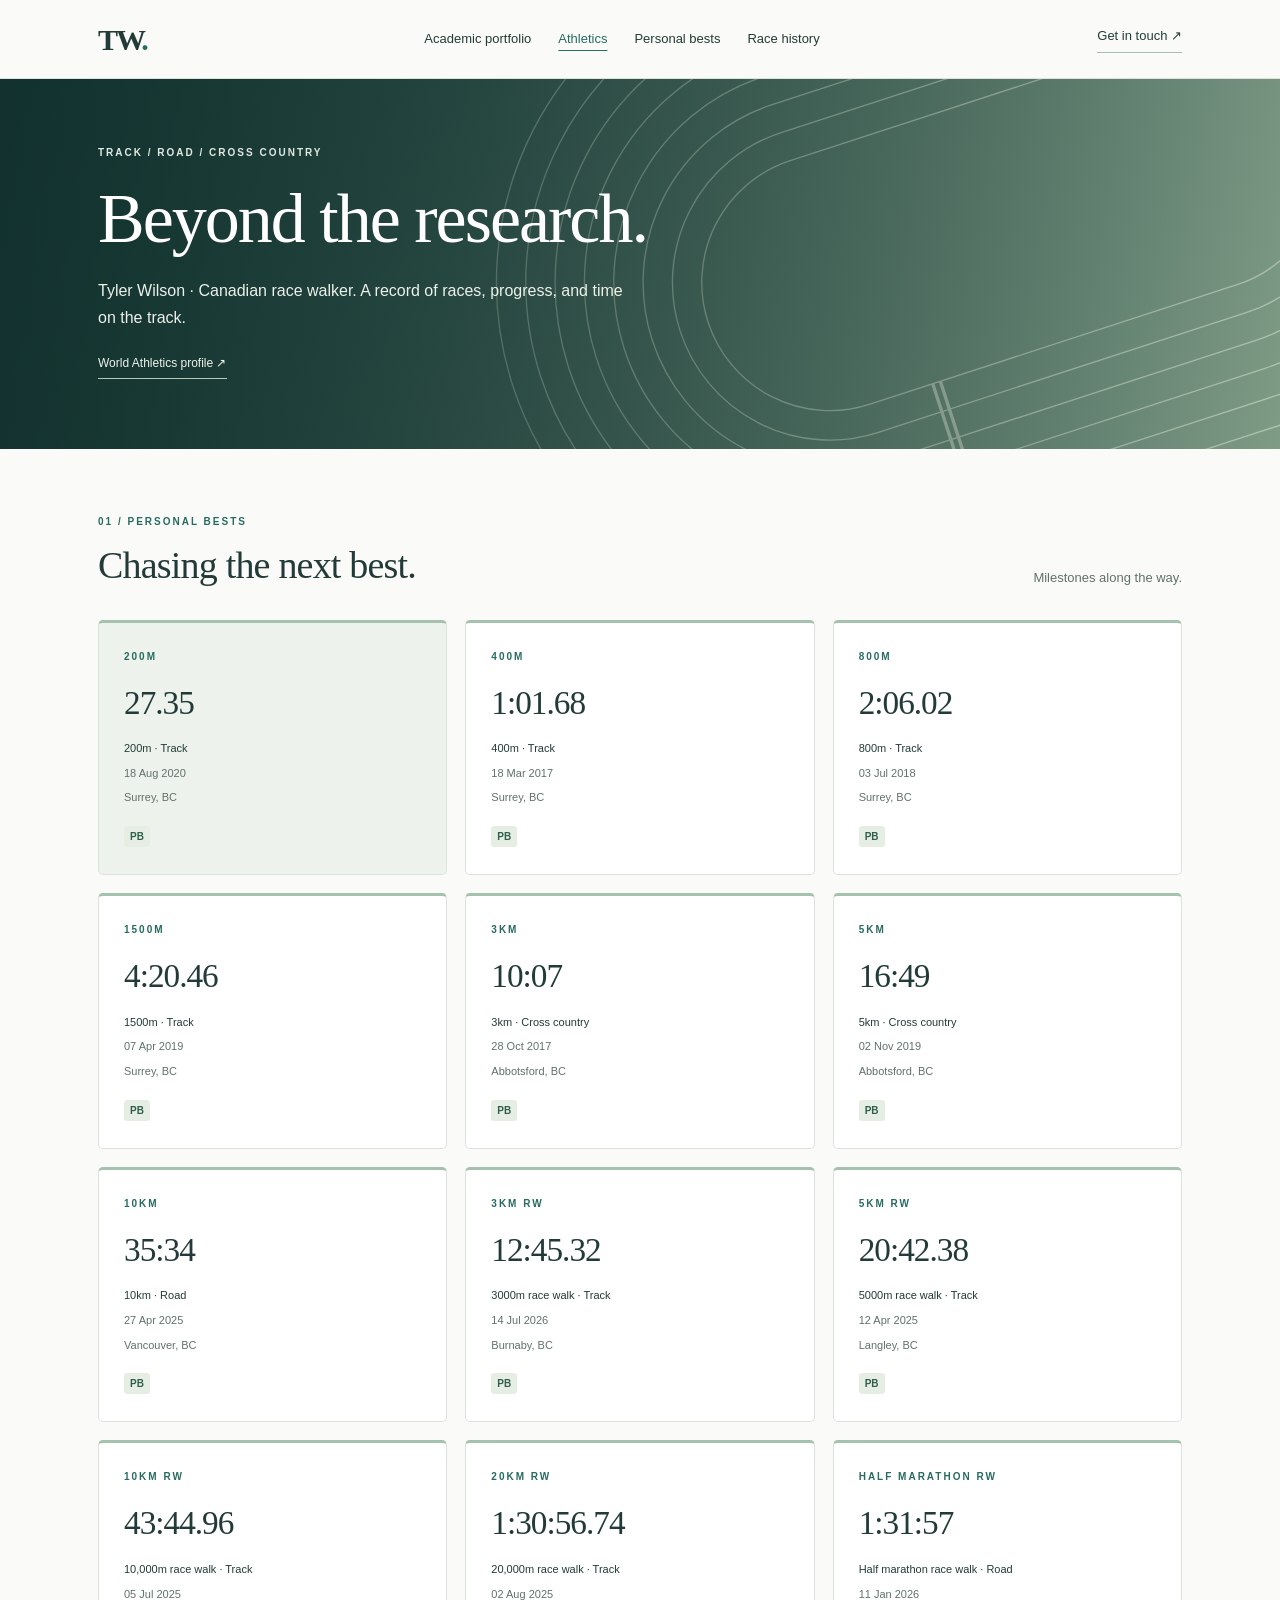
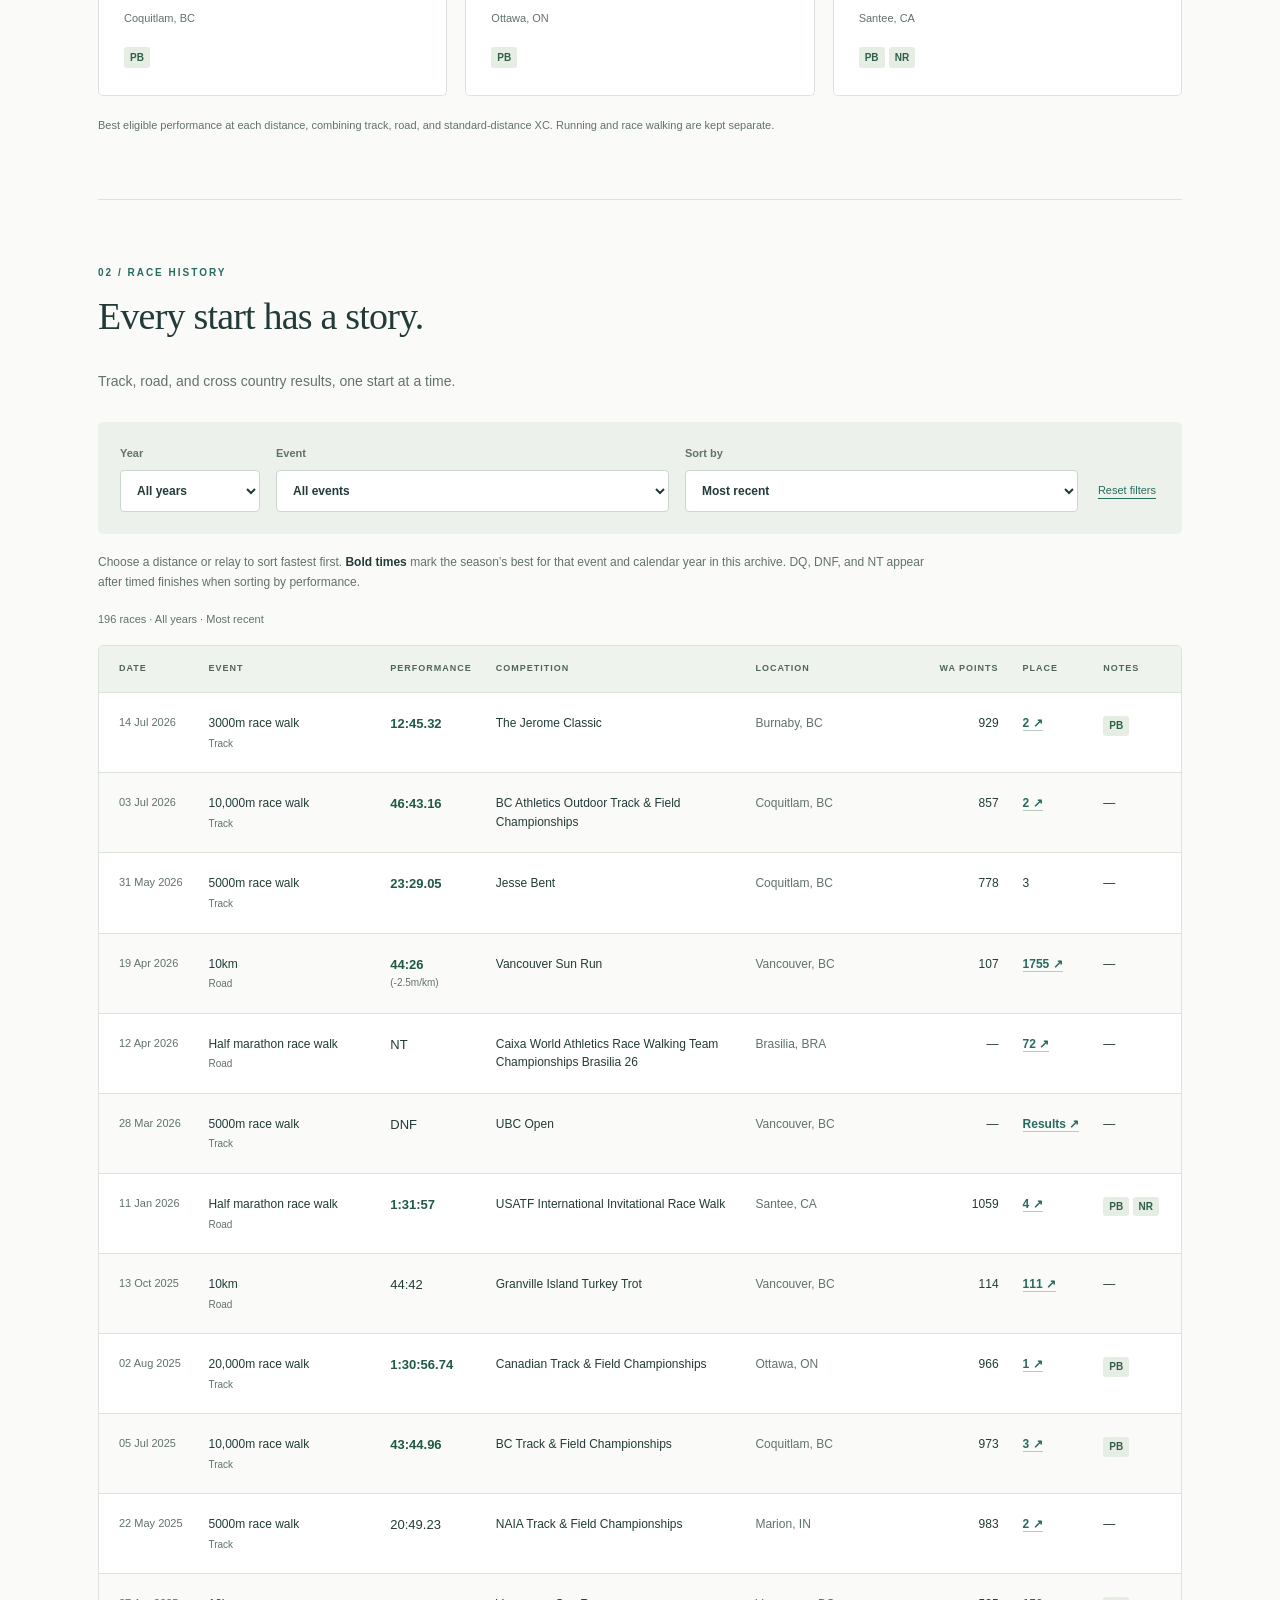
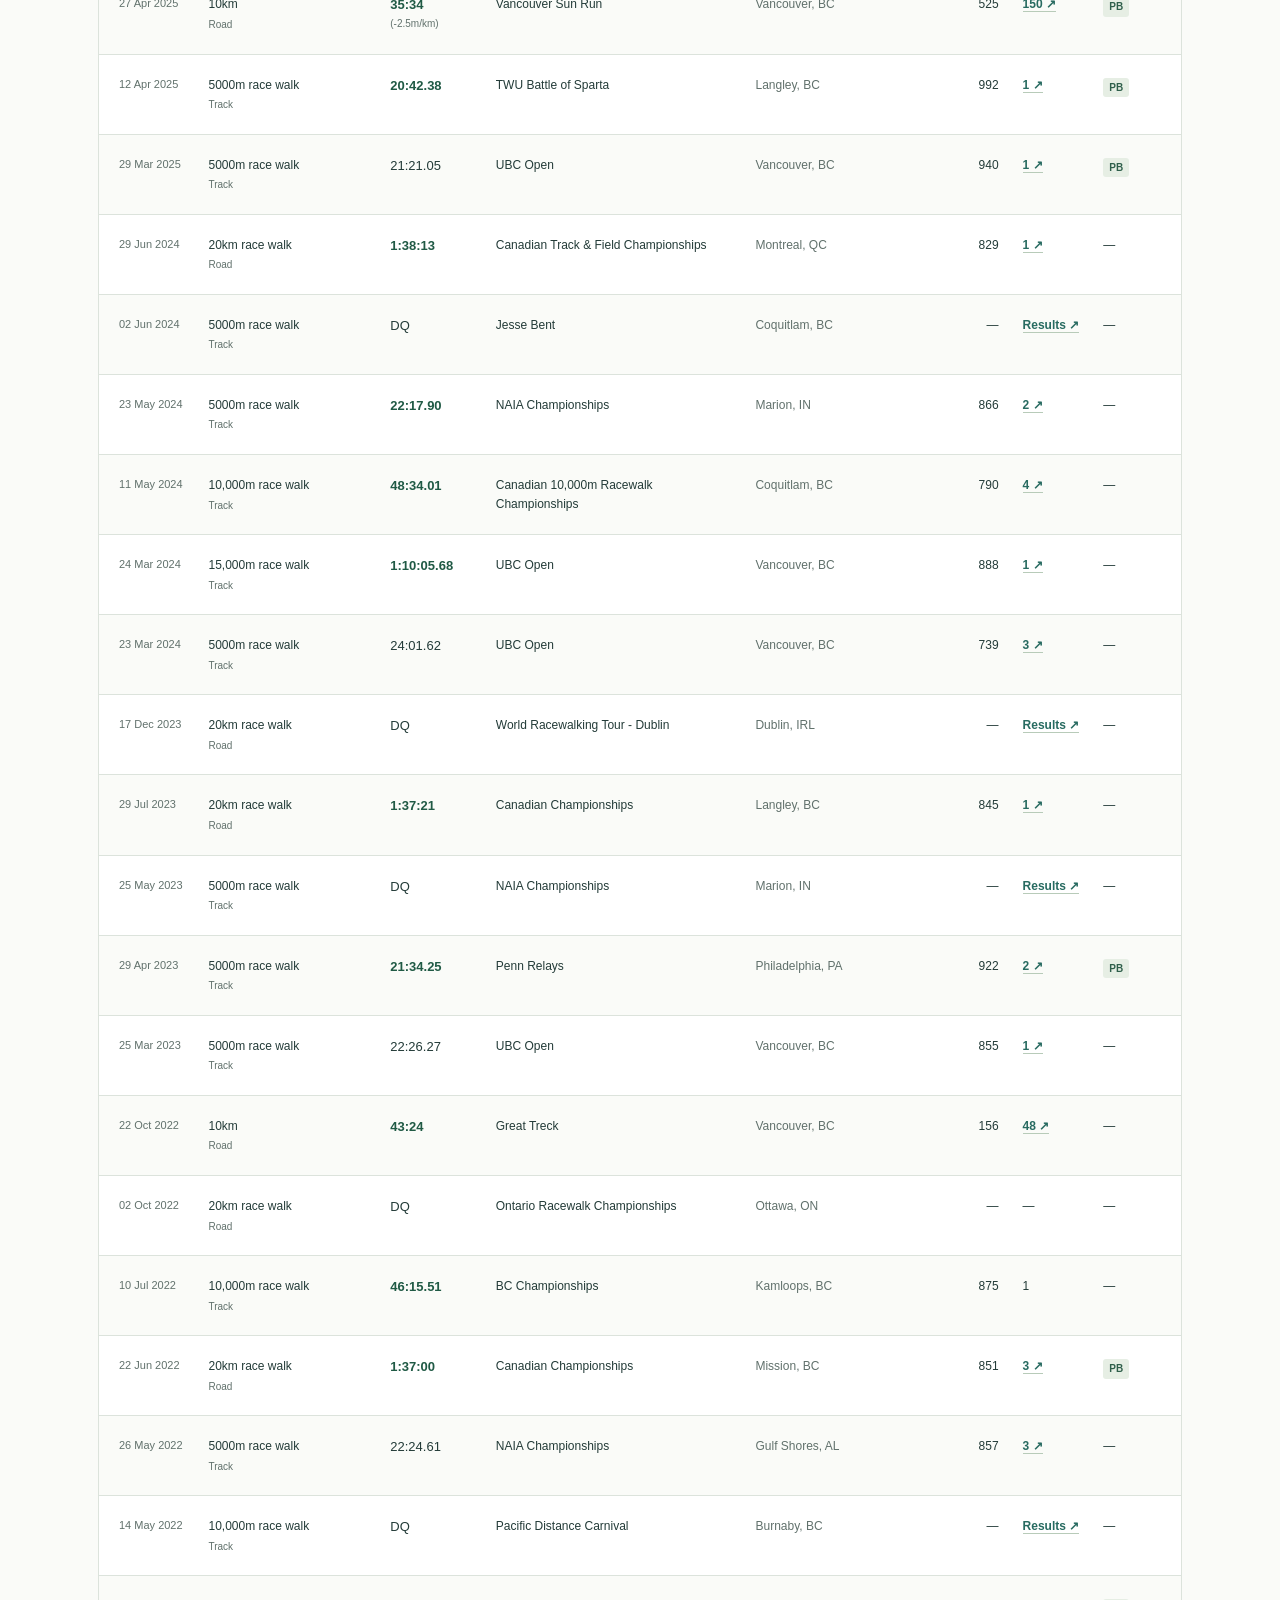
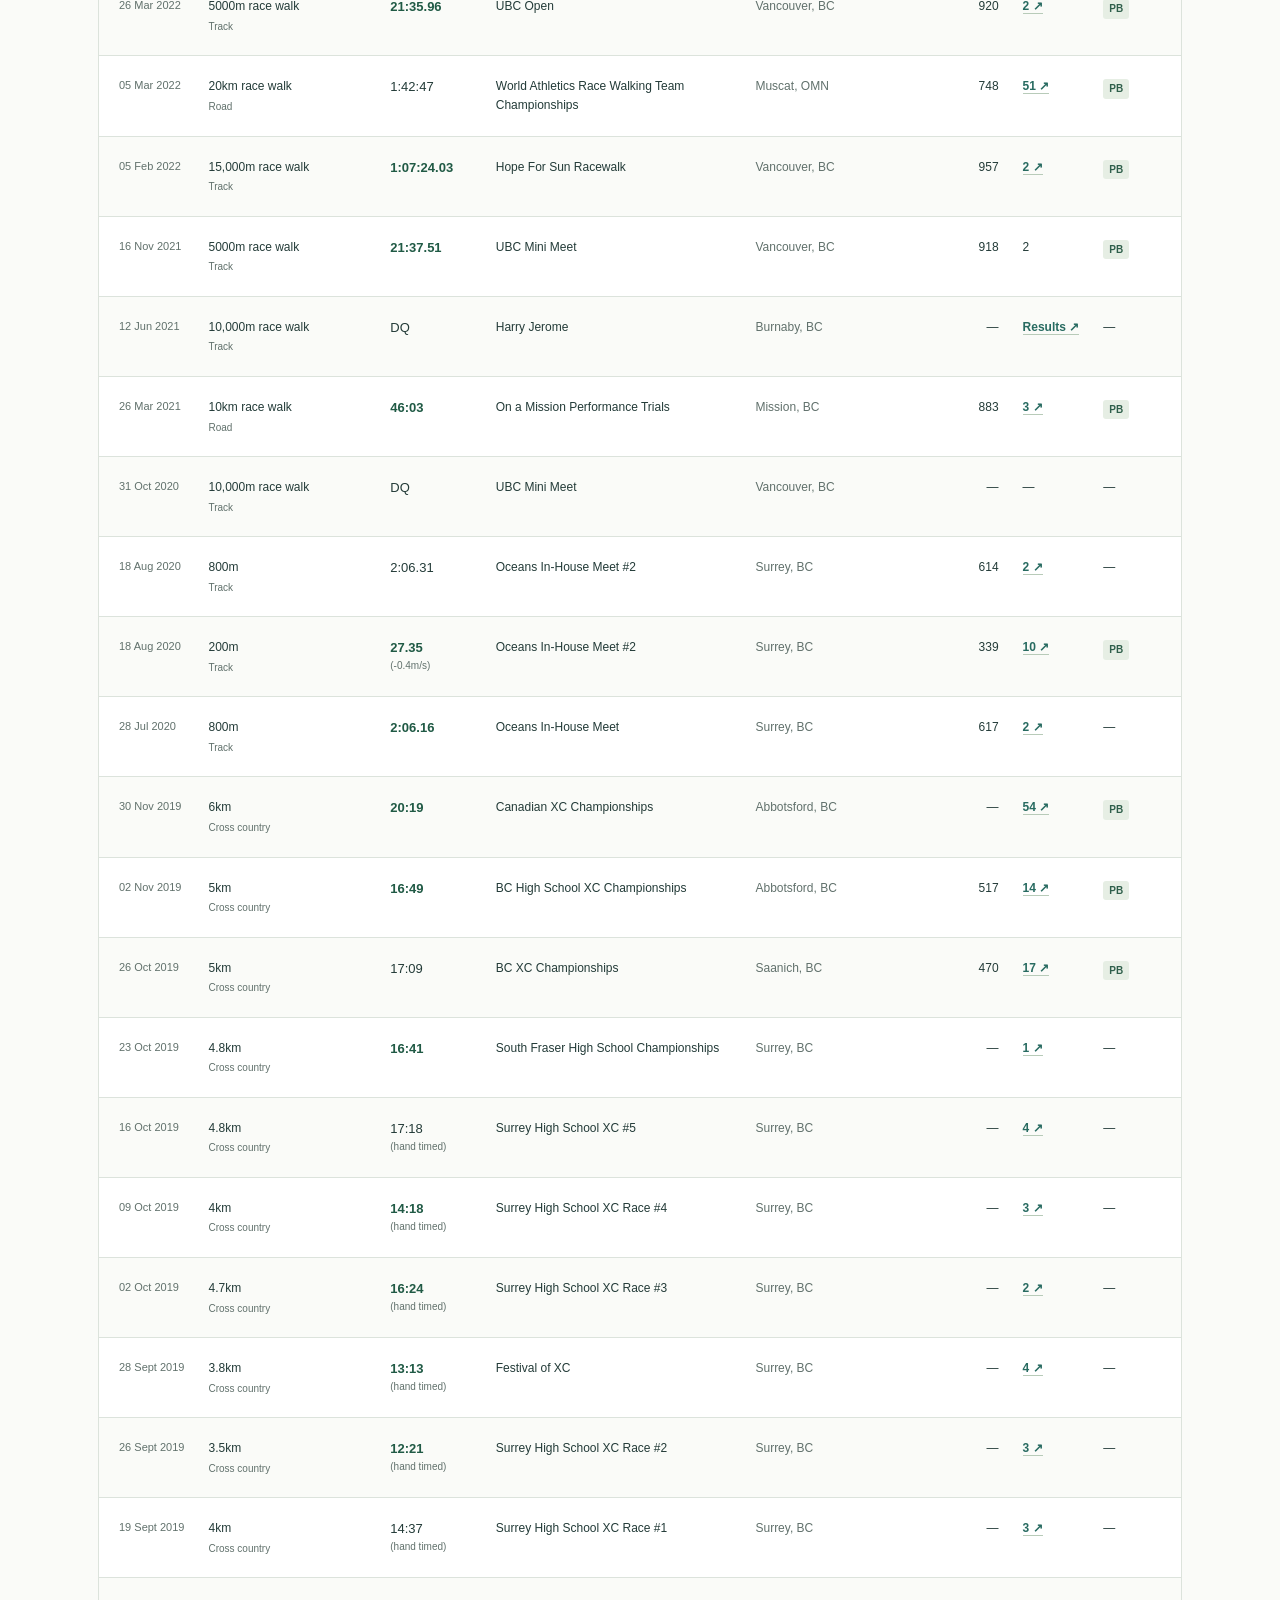
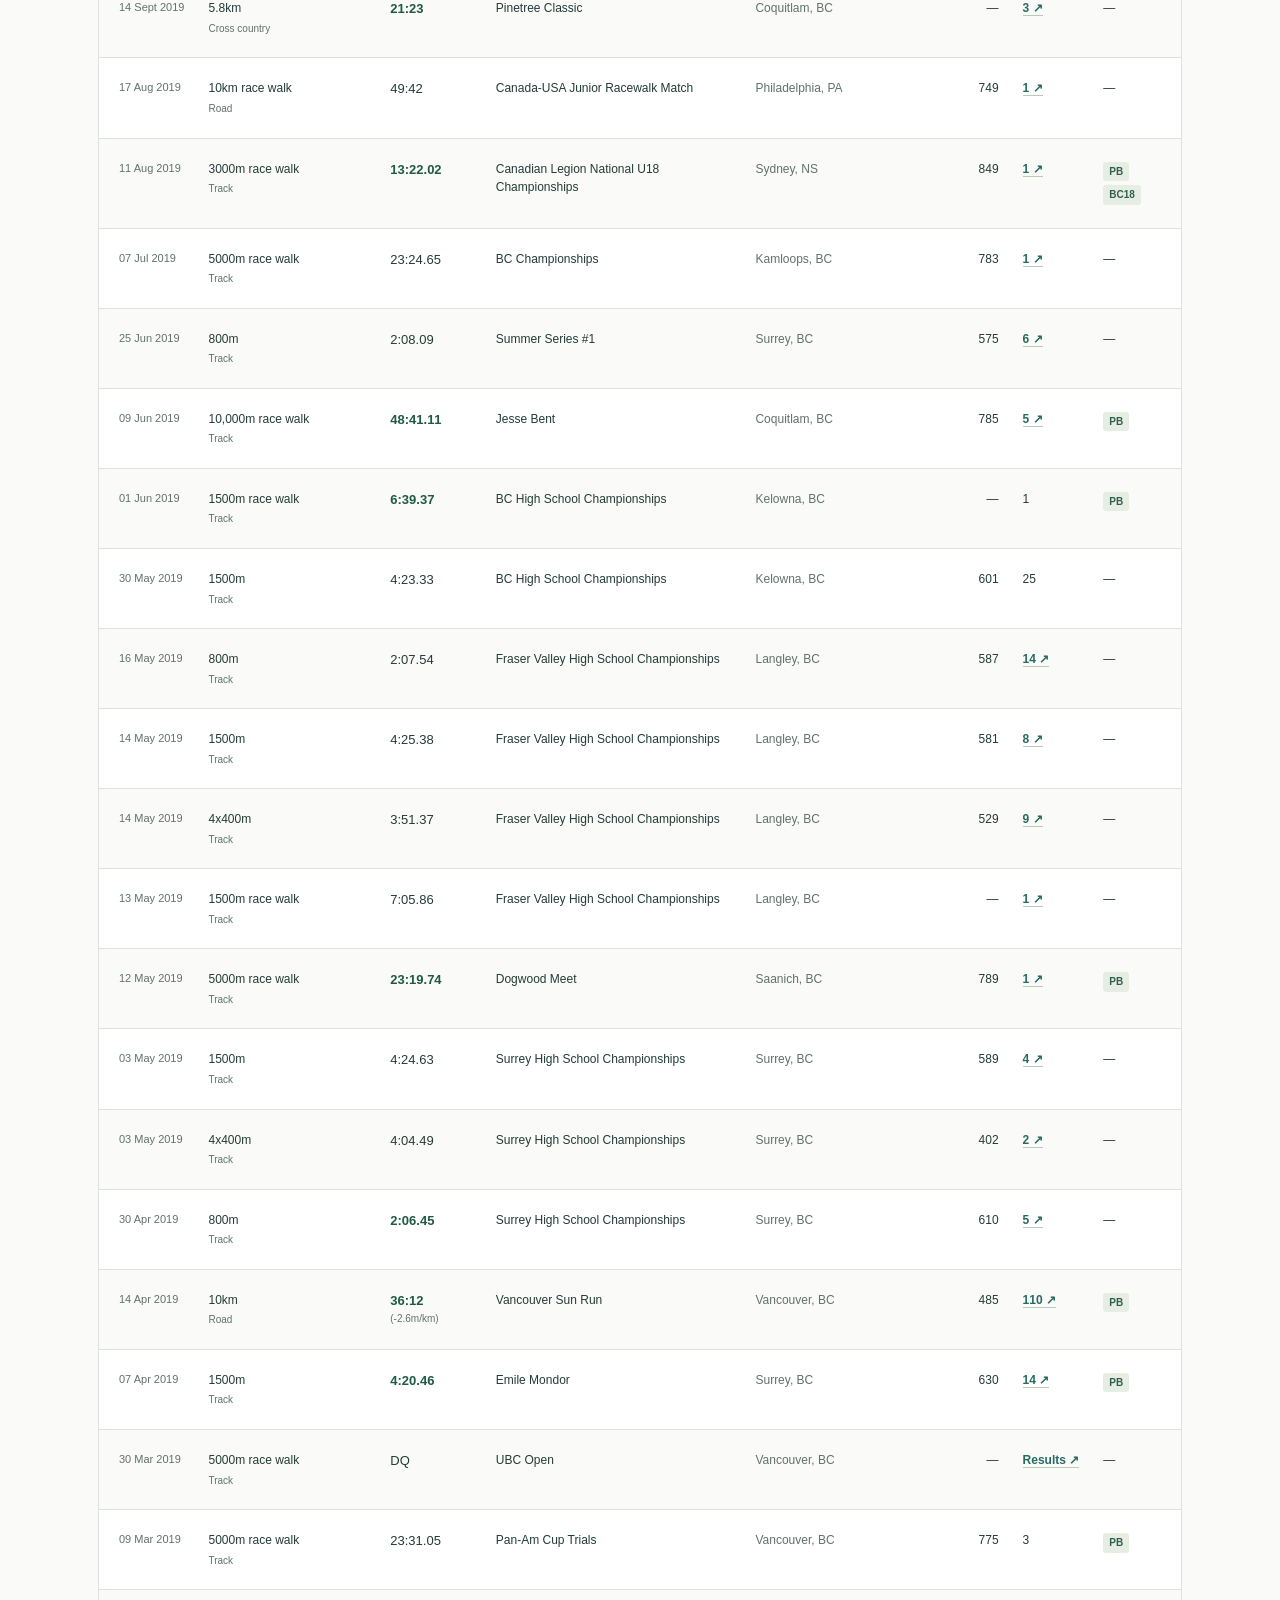
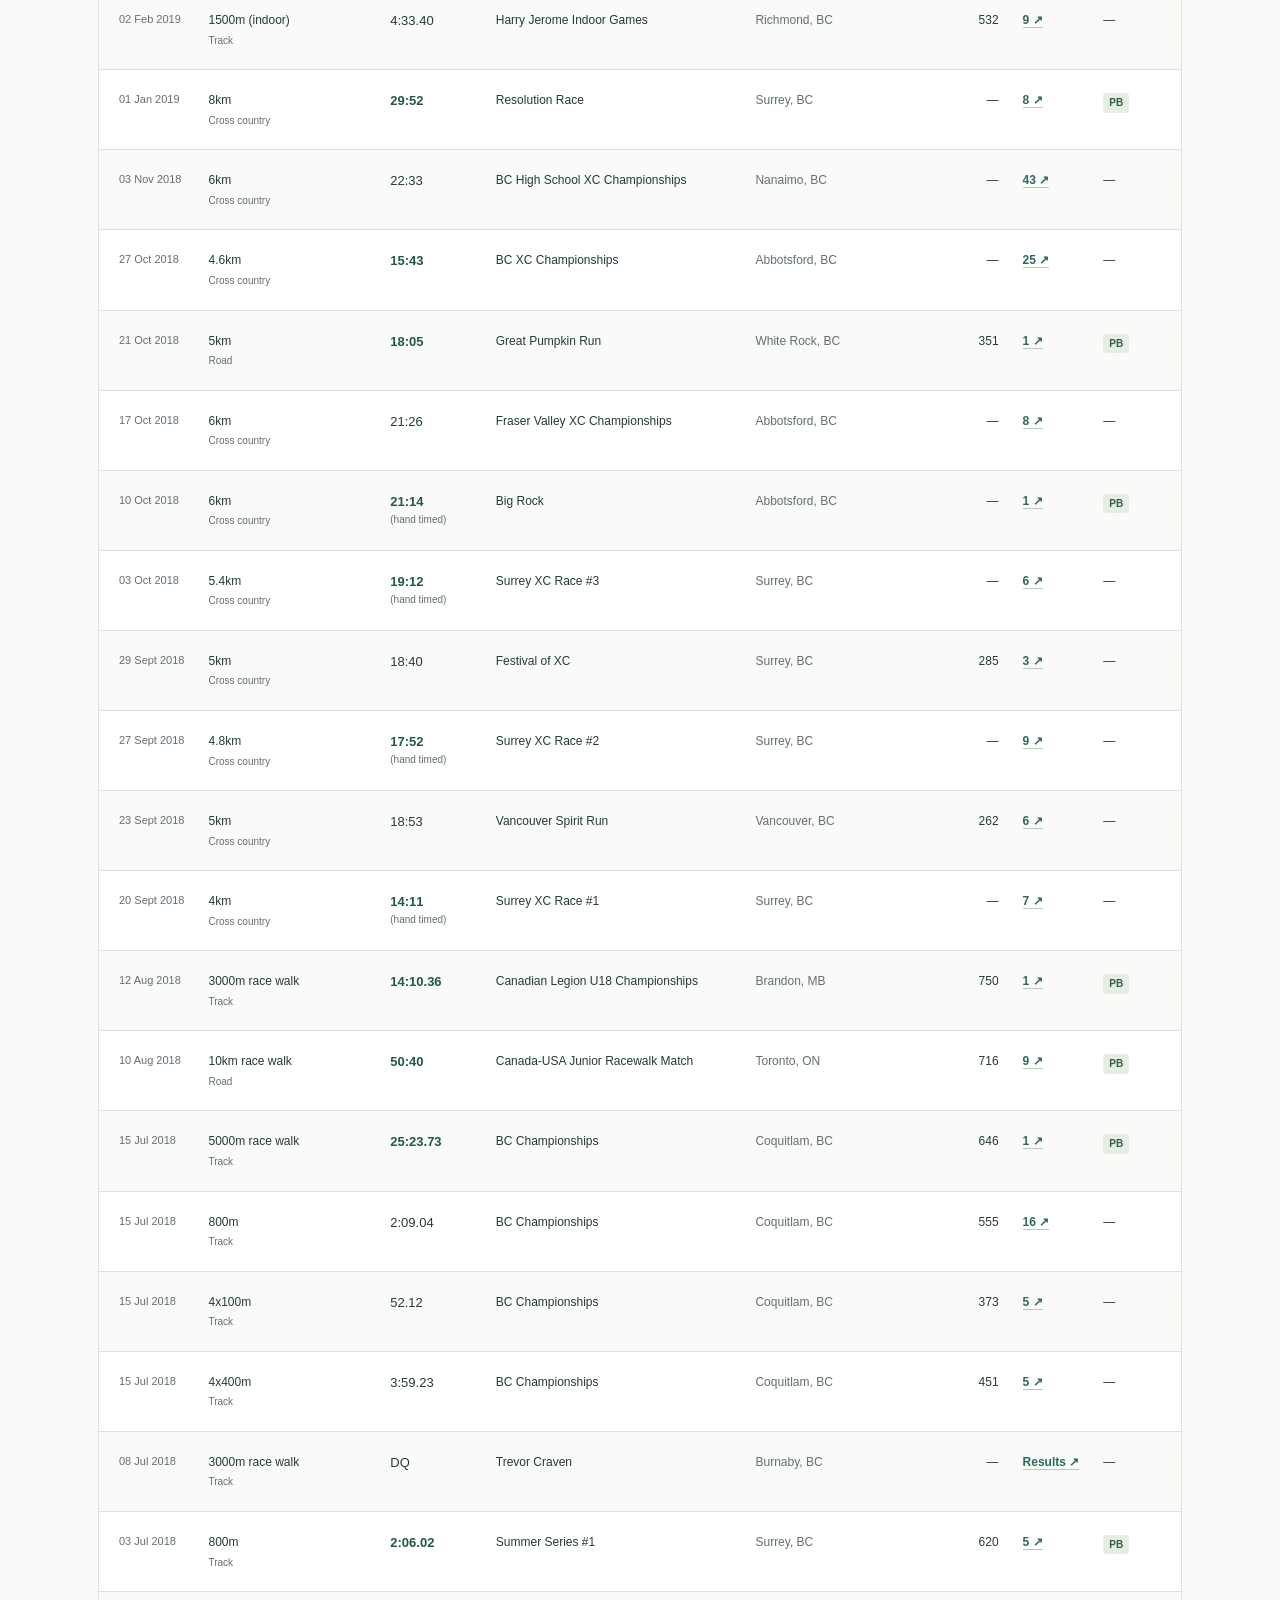
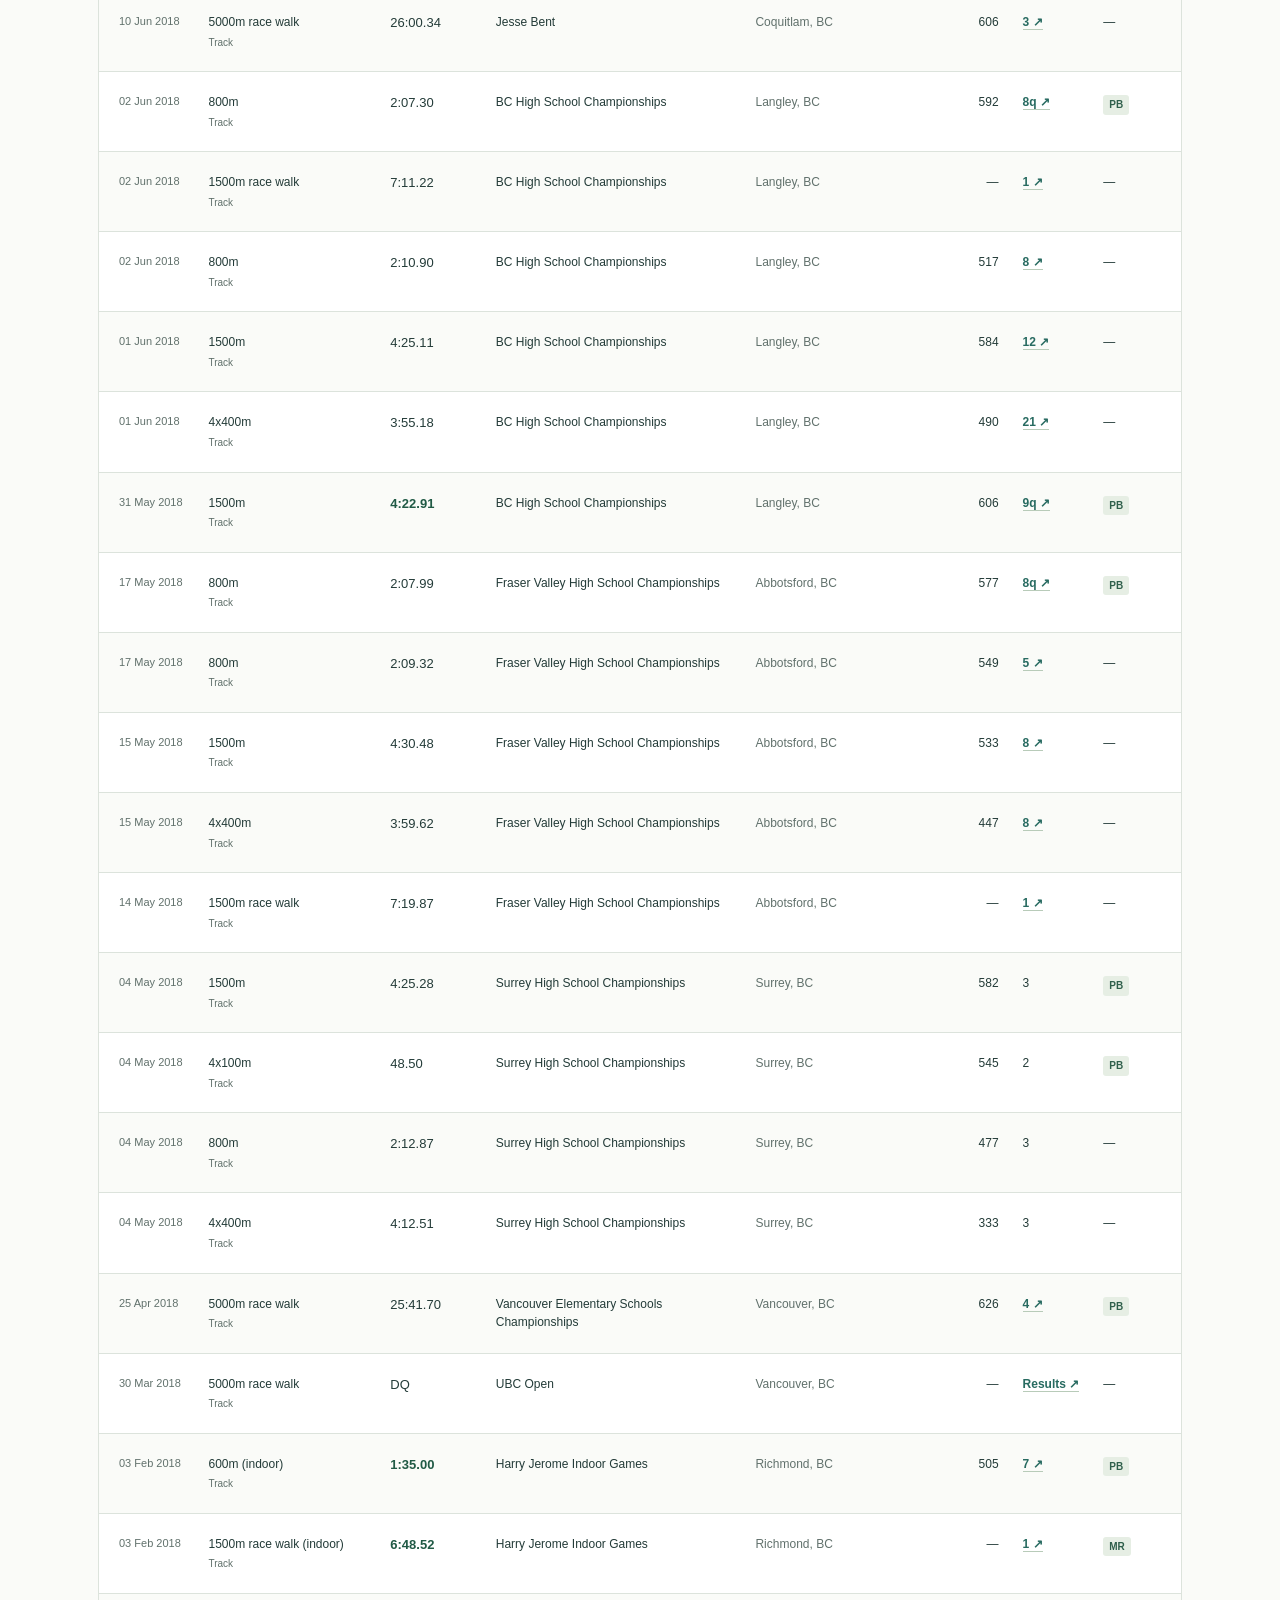
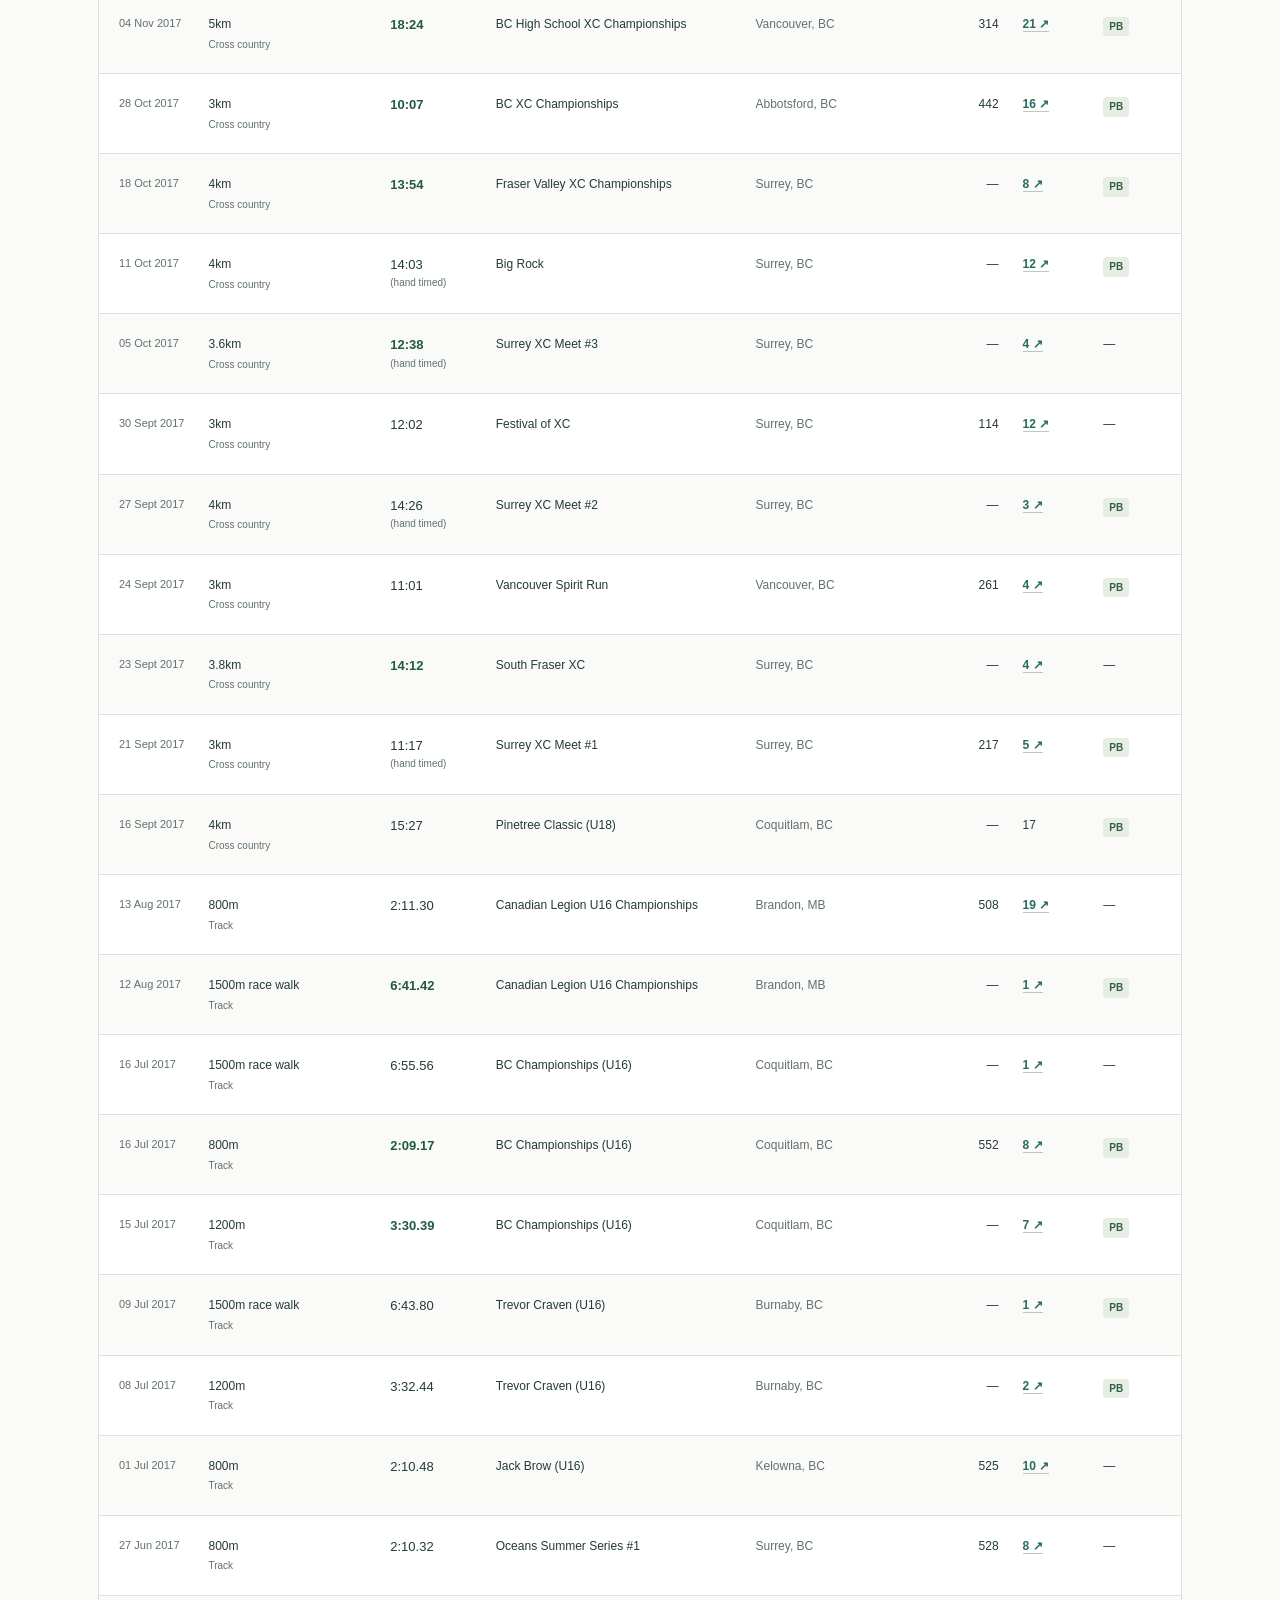
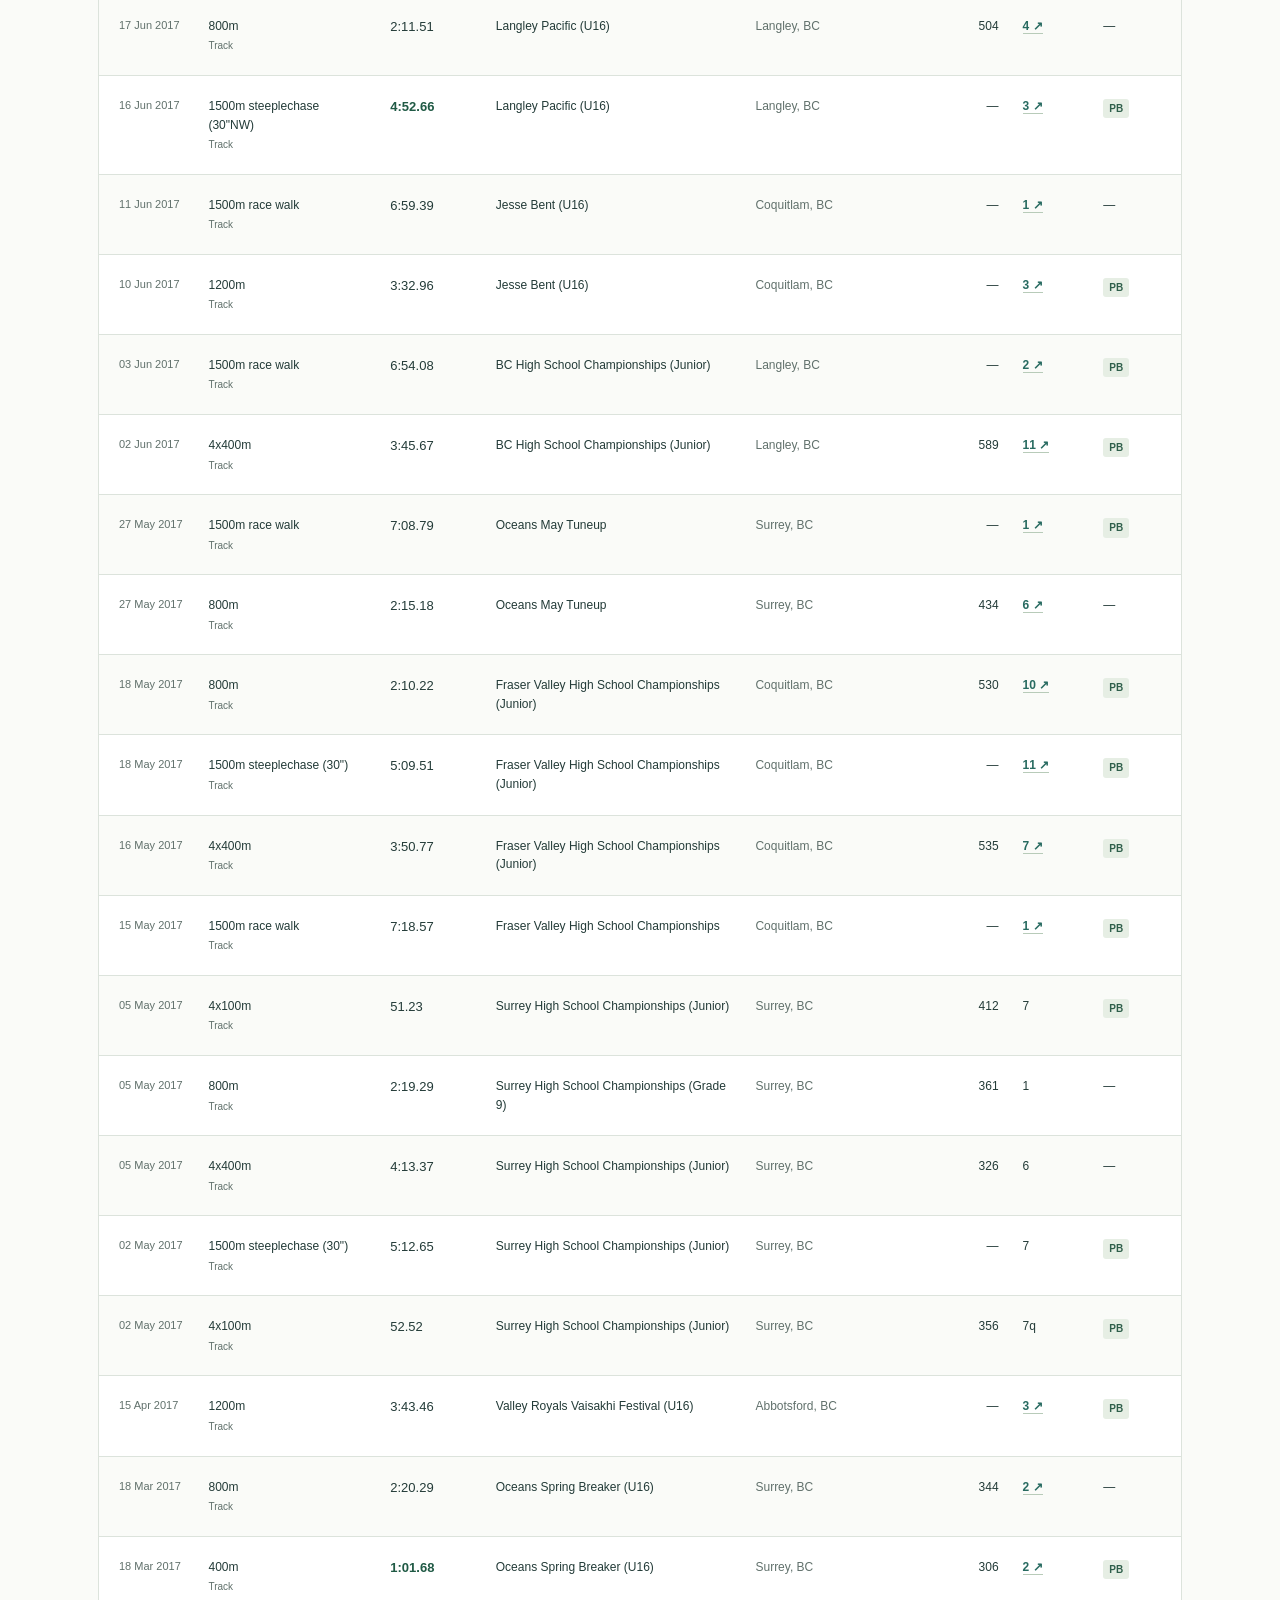
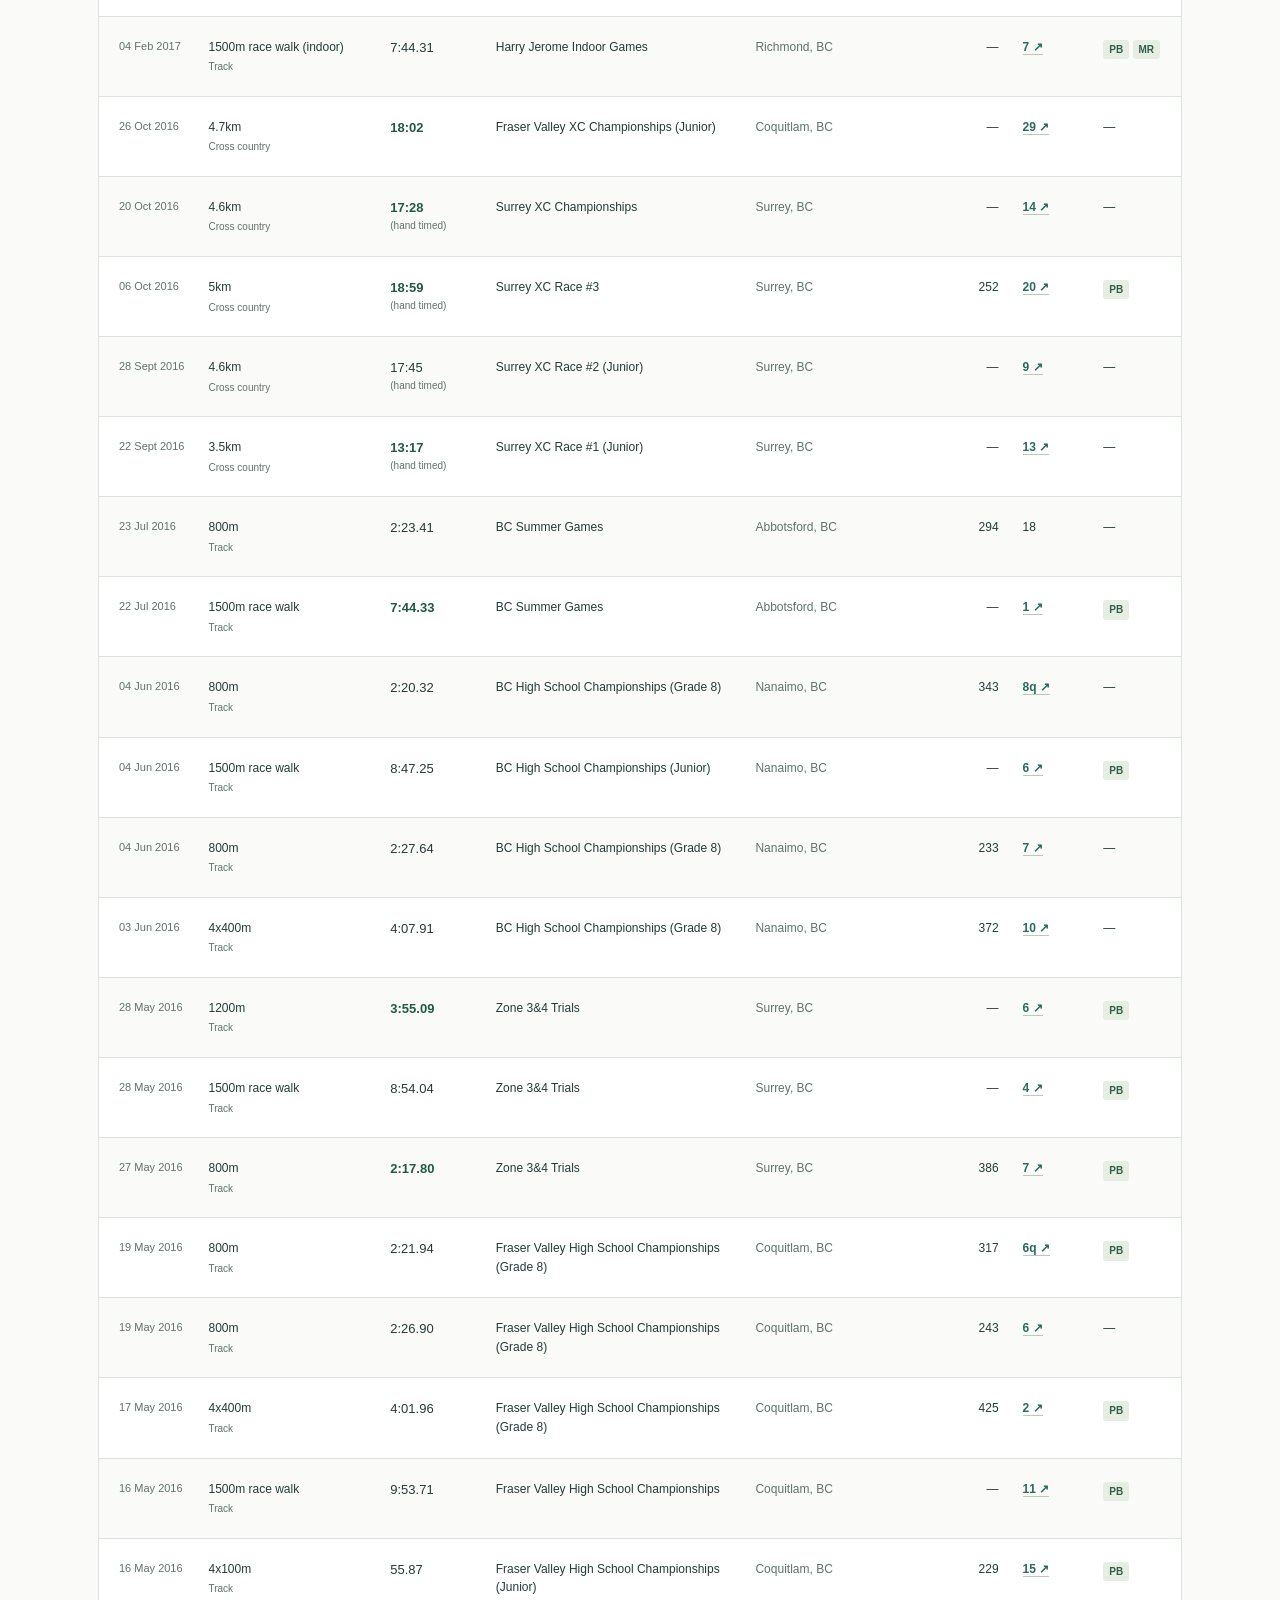
<file: athletics.html>
<!doctype html>
<html lang="en">
<head>
  <meta charset="utf-8">
  <meta name="viewport" content="width=device-width, initial-scale=1">
  <meta name="description" content="Tyler Wilson’s athletics: personal bests, race walking, and race results across track, road, and cross country.">
  <meta name="theme-color" content="#183e3b">
  <title>Tyler Wilson | Athletics</title>
  <link rel="stylesheet" href="styles.css">
  <link rel="stylesheet" href="athletics.css">
  <script defer src="athletics-content.js"></script>
  <script defer src="athletics.js"></script>
</head>
<body class="athletics-page">
  <a class="skip-link" href="#main">Skip to content</a>
  <header class="site-header">
    <nav class="container" aria-label="Main navigation">
      <a class="wordmark" href="index.html">TW<span>.</span></a>
      <div class="nav-links">
        <a href="index.html">Academic portfolio</a>
        <a href="athletics.html" aria-current="page">Athletics</a>
        <a href="#personal-bests">Personal bests</a>
        <a href="#race-history">Race history</a>
      </div>
      <a class="nav-contact" href="mailto:tb.wilson05@gmail.com">Get in touch ↗</a>
    </nav>
  </header>
  <main id="main">
    <header class="hero athletics-hero" id="top">
      <img class="banner" id="athletics-banner" src="content/photos/athletics-track.svg" alt="" fetchpriority="high">
      <div class="hero-shade"></div>
      <div class="container hero-content">
        <p class="eyebrow">Track / Road / Cross country</p>
        <h1>Beyond the research.</h1>
        <p class="athletics-hero-intro" id="athletics-intro"></p>
        <a class="athlete-profile" id="athlete-profile" target="_blank" rel="noopener noreferrer">World Athletics profile ↗</a>
      </div>
    </header>
    <div class="container">
      <section class="section" id="personal-bests" aria-labelledby="bests-title">
        <div class="section-heading">
          <div><p class="eyebrow">01 / Personal bests</p><h2 id="bests-title">Chasing the next best.</h2></div>
          <p>Milestones along the way.</p>
        </div>
        <div class="pb-grid" id="pb-list"></div>
        <p class="athletics-fine-print">Best eligible performance at each distance, combining track, road, and standard-distance XC. Running and race walking are kept separate.</p>
      </section>
      <section class="section" id="race-history" aria-labelledby="races-title">
        <div class="section-heading">
          <div><p class="eyebrow">02 / Race history</p><h2 id="races-title">Every start has a story.</h2></div>
        </div>
        <p class="section-intro" id="archive-intro"></p>
        <form class="race-controls" aria-label="Filter race history" onsubmit="return false">
          <label>Year<select id="race-year"><option value="all">All years</option></select></label>
          <label>Event<select id="race-event"><option value="all">All events</option></select></label>
          <label>Sort by<select id="race-sort"><option value="date">Most recent</option><option value="points">World Athletics points</option><option value="time" disabled>Fastest performance</option></select></label>
          <button class="reset-races" type="reset">Reset filters</button>
        </form>
        <p class="race-legend">Choose a distance or relay to sort fastest first. <strong>Bold times</strong> mark the season’s best for that event and calendar year in this archive. DQ, DNF, and NT appear after timed finishes when sorting by performance.</p>
        <p id="race-count" class="result-count" role="status" aria-live="polite"></p>
        <div class="race-table-scroll" role="region" aria-label="Race results table; scroll horizontally for all columns" tabindex="0">
          <table class="race-table">
            <caption class="sr-only">Race history. Finishing places link to official results when available.</caption>
            <thead><tr><th scope="col">Date</th><th scope="col">Event</th><th scope="col">Performance</th><th scope="col">Competition</th><th scope="col">Location</th><th scope="col">WA points</th><th scope="col">Place</th><th scope="col">Notes</th></tr></thead>
            <tbody id="race-rows"></tbody>
          </table>
        </div>
        <p class="athletics-fine-print">WA points are entered from results, not calculated. A dash means no value is recorded. DQ = disqualified; DNF = did not finish; NT = no time. Conditions such as wind or a downhill course appear in parentheses after the performance.</p>
      </section>
    </div>
    <noscript><p class="container">Enable JavaScript to view the race archive, or <a href="https://worldathletics.org/athletes/canada/tyler-wilson-14899643">visit my World Athletics profile</a>.</p></noscript>
  </main>
  <footer><div class="container footer-content"><div><p class="eyebrow">On and off the track</p><h2>A little further, every day.</h2><a class="footer-email" href="index.html">Explore my academic work ↗</a></div><div class="footer-note"><p>Tyler Wilson</p><p>Researcher. Engineer. Athlete.</p><a href="#top">Back to top ↑</a></div></div></footer>
</body>
</html>
</file>
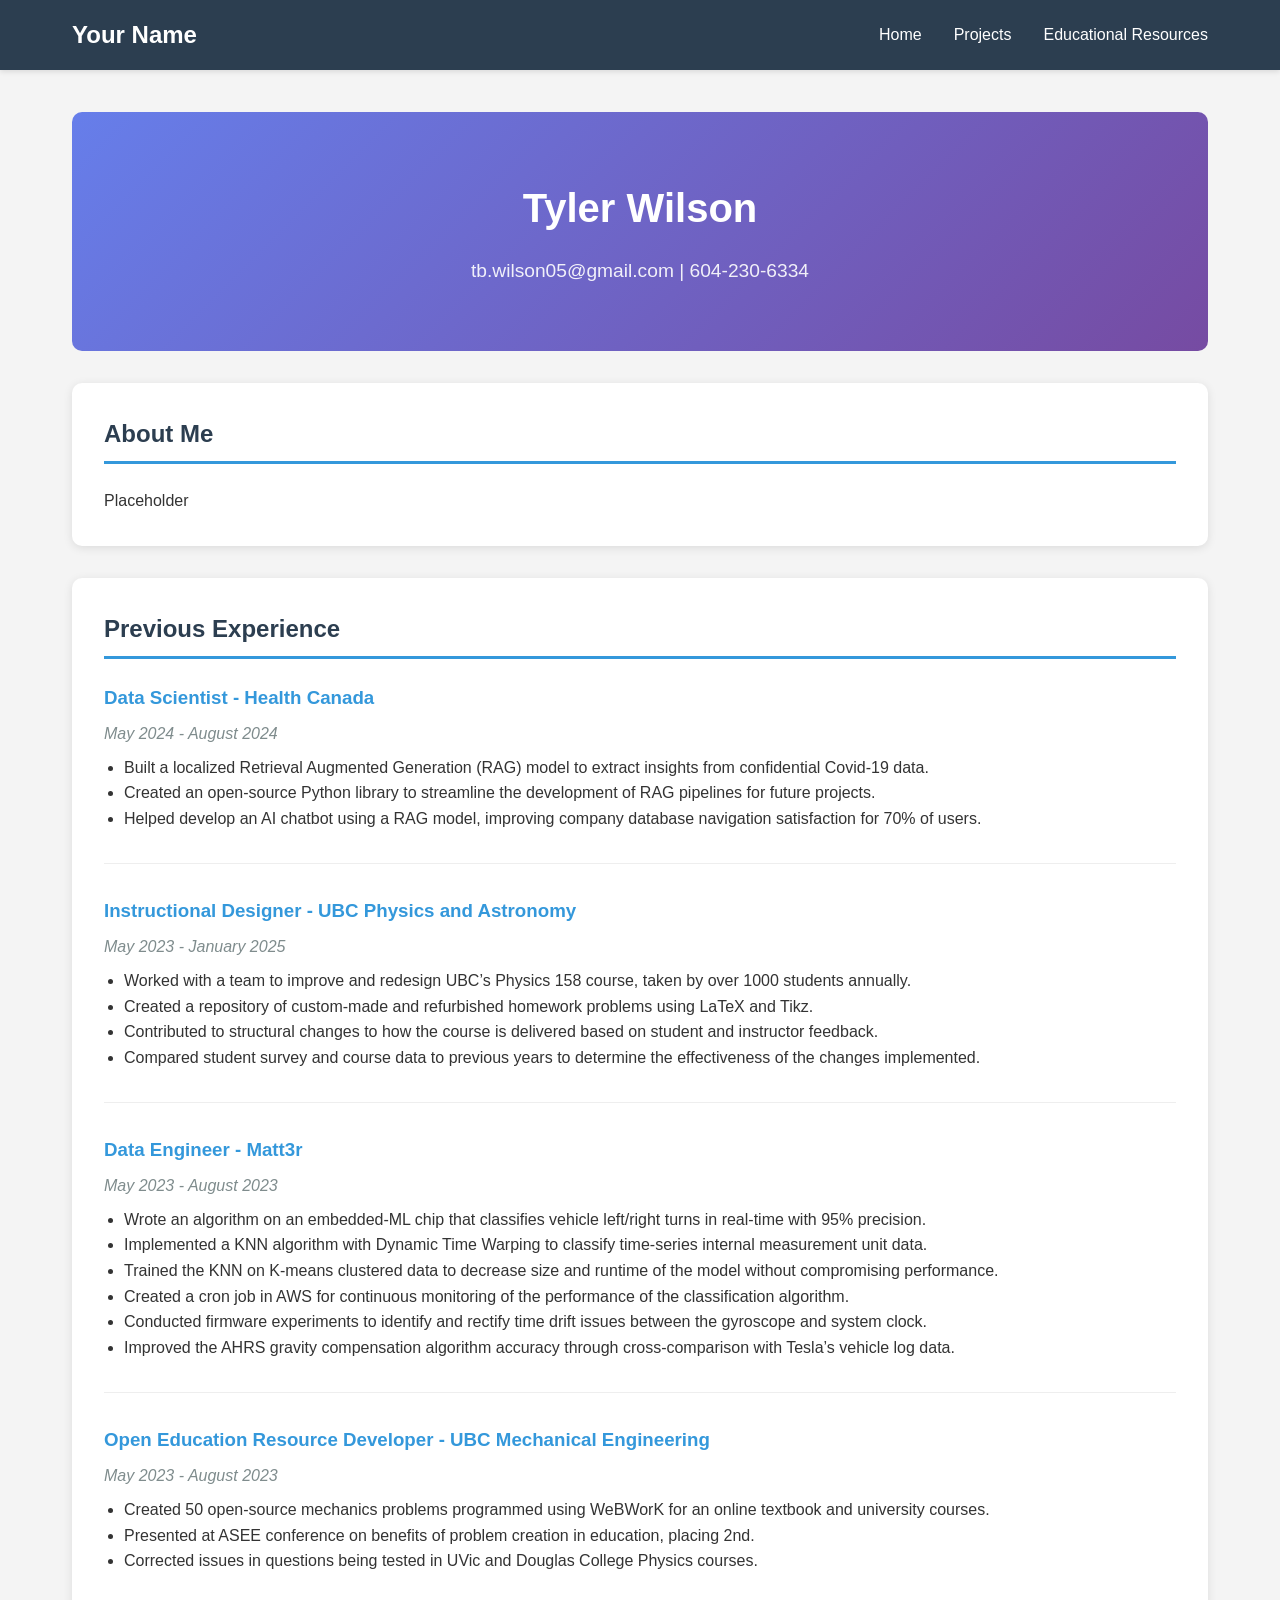
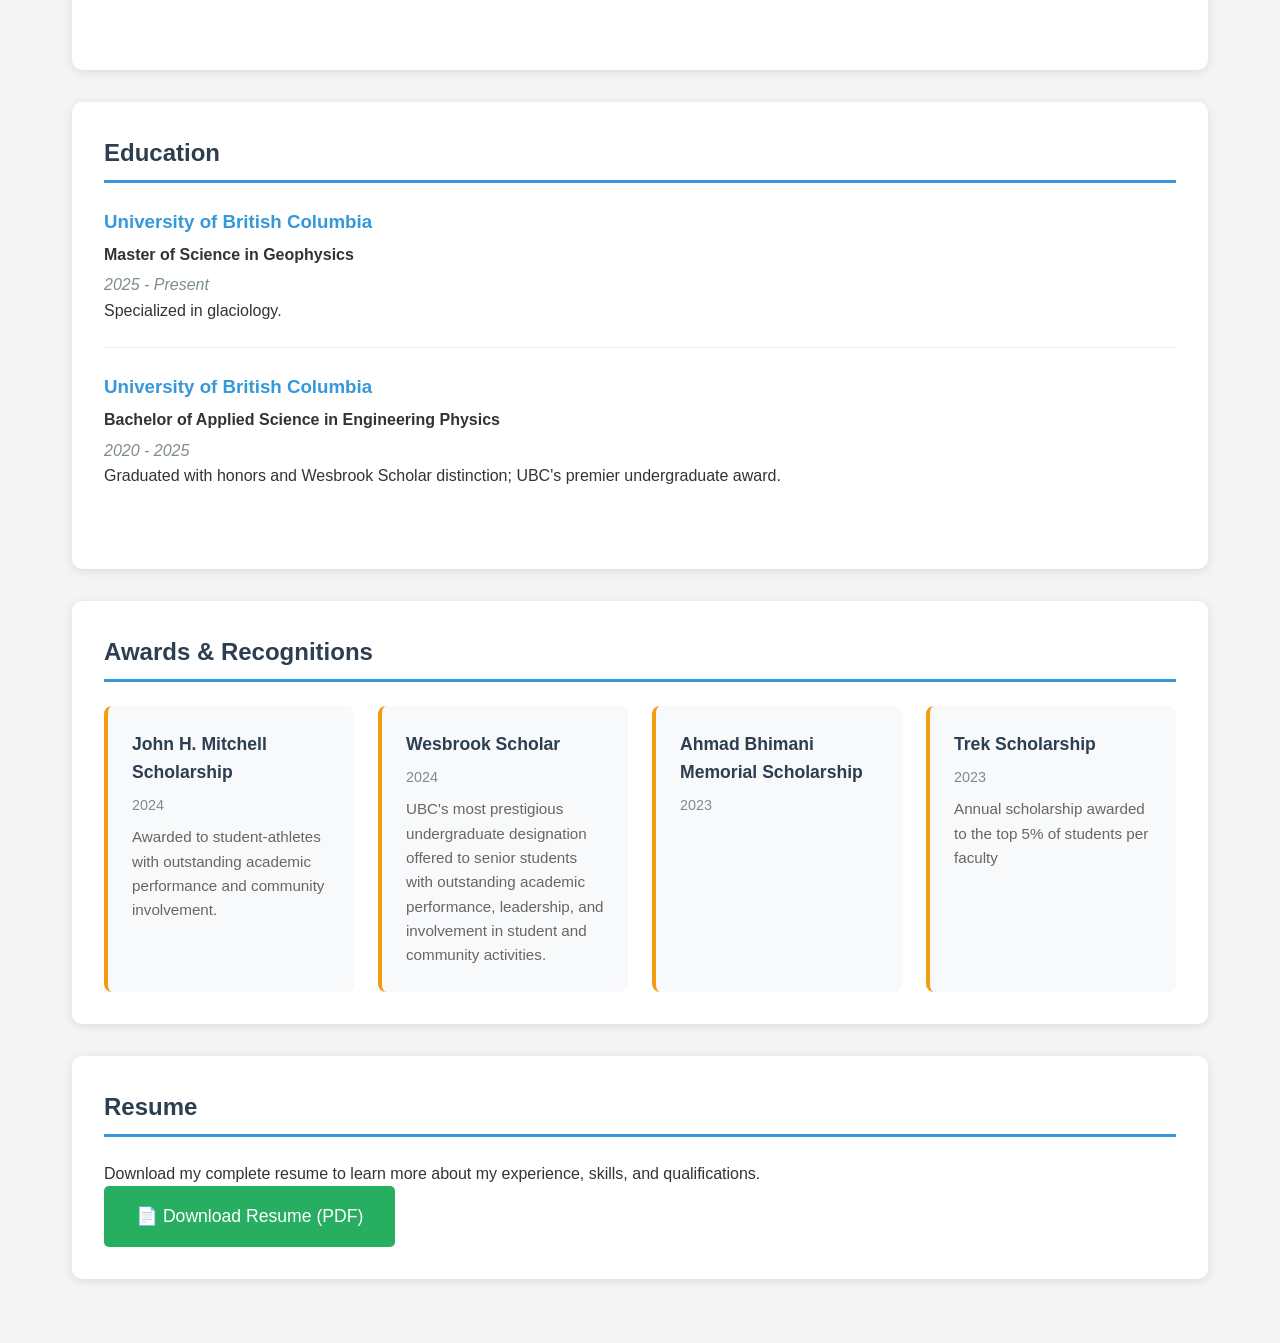
<file: portfolio_template.html>
<!DOCTYPE html>
<html lang="en">
<head>
    <meta charset="UTF-8">
    <meta name="viewport" content="width=device-width, initial-scale=1.0">
    <title>Tyler Wilson - Portfolio</title>
    <style>
        * {
            margin: 0;
            padding: 0;
            box-sizing: border-box;
        }

        body {
            font-family: 'Segoe UI', Tahoma, Geneva, Verdana, sans-serif;
            line-height: 1.6;
            color: #333;
            background: #f4f4f4;
        }

        /* Navigation */
        nav {
            background: #2c3e50;
            color: #fff;
            padding: 1rem 0;
            position: fixed;
            width: 100%;
            top: 0;
            z-index: 1000;
            box-shadow: 0 2px 5px rgba(0,0,0,0.1);
        }

        nav .container {
            max-width: 1200px;
            margin: 0 auto;
            padding: 0 2rem;
            display: flex;
            justify-content: space-between;
            align-items: center;
        }

        nav h1 {
            font-size: 1.5rem;
        }

        nav ul {
            list-style: none;
            display: flex;
            gap: 2rem;
        }

        nav a {
            color: #fff;
            text-decoration: none;
            transition: color 0.3s;
        }

        nav a:hover {
            color: #3498db;
        }

        /* Main Content */
        .container {
            max-width: 1200px;
            margin: 0 auto;
            padding: 0 2rem;
        }

        .page {
            display: none;
            margin-top: 80px;
            padding: 2rem 0;
            min-height: calc(100vh - 80px);
        }

        .page.active {
            display: block;
        }

        /* Hero Section */
        .hero {
            background: linear-gradient(135deg, #667eea 0%, #764ba2 100%);
            color: #fff;
            padding: 4rem 2rem;
            text-align: center;
            border-radius: 10px;
            margin-bottom: 2rem;
        }

        .hero h2 {
            font-size: 2.5rem;
            margin-bottom: 1rem;
        }

        .hero p {
            font-size: 1.2rem;
            opacity: 0.9;
        }

        /* Section Styling */
        section {
            background: #fff;
            padding: 2rem;
            margin-bottom: 2rem;
            border-radius: 10px;
            box-shadow: 0 2px 10px rgba(0,0,0,0.1);
        }

        section h2 {
            color: #2c3e50;
            margin-bottom: 1.5rem;
            padding-bottom: 0.5rem;
            border-bottom: 3px solid #3498db;
        }

        /* Experience Cards */
        .experience-item {
            margin-bottom: 2rem;
            padding-bottom: 2rem;
            border-bottom: 1px solid #eee;
        }

        .experience-item:last-child {
            border-bottom: none;
        }

        .experience-item h3 {
            color: #3498db;
            margin-bottom: 0.5rem;
        }

        .experience-item ul {
            margin-left: 20px;
        }

        .experience-item .duration {
            color: #7f8c8d;
            font-style: italic;
            margin-bottom: 0.5rem;
        }

        /* Education Section */
        .education-item {
            margin-bottom: 1.5rem;
            padding-bottom: 1.5rem;
            border-bottom: 1px solid #eee;
        }

        .education-item:last-child {
            border-bottom: none;
        }

        .education-item h3 {
            color: #3498db;
            margin-bottom: 0.3rem;
        }

        .education-item .degree {
            font-weight: 600;
            margin-bottom: 0.3rem;
        }

        .education-item .year {
            color: #7f8c8d;
            font-style: italic;
        }

        /* Awards Section */
        .awards-grid {
            display: grid;
            grid-template-columns: repeat(auto-fill, minmax(250px, 1fr));
            gap: 1.5rem;
        }

        .award-card {
            background: #f8f9fa;
            padding: 1.5rem;
            border-radius: 8px;
            border-left: 4px solid #f39c12;
        }

        .award-card h3 {
            color: #2c3e50;
            margin-bottom: 0.5rem;
            font-size: 1.1rem;
        }

        .award-card .year {
            color: #7f8c8d;
            font-size: 0.9rem;
            margin-bottom: 0.5rem;
        }

        .award-card p {
            color: #666;
            font-size: 0.95rem;
        }

        /* Projects List Page */
        .projects-list {
            display: flex;
            flex-direction: column;
            gap: 1.5rem;
        }

        .project-list-item {
            background: #fff;
            padding: 1.5rem;
            border-radius: 8px;
            border-left: 5px solid #3498db;
            cursor: pointer;
            transition: transform 0.3s, box-shadow 0.3s;
        }

        .project-list-item:hover {
            transform: translateX(5px);
            box-shadow: 0 5px 20px rgba(0,0,0,0.15);
        }

        .project-list-item .project-header {
            display: flex;
            justify-content: space-between;
            align-items: flex-start;
            margin-bottom: 0.5rem;
        }

        .project-list-item h3 {
            color: #2c3e50;
            margin-bottom: 0.3rem;
        }

        .project-list-item .date {
            color: #7f8c8d;
            font-size: 0.9rem;
            white-space: nowrap;
            margin-left: 1rem;
        }

        .project-list-item p {
            color: #666;
            margin-bottom: 0.5rem;
        }

        .project-list-item .tech-tags {
            display: flex;
            flex-wrap: wrap;
            gap: 0.5rem;
            margin-top: 0.8rem;
        }

        .tech-tag {
            font-size: 0.8rem;
            background: #ecf0f1;
            padding: 0.3rem 0.6rem;
            border-radius: 3px;
            color: #555;
        }

        /* Project Detail Modal */
        .modal {
            display: none;
            position: fixed;
            z-index: 2000;
            left: 0;
            top: 0;
            width: 100%;
            height: 100%;
            background: rgba(0,0,0,0.7);
            overflow-y: auto;
        }

        .modal.active {
            display: flex;
            align-items: center;
            justify-content: center;
        }

        .modal-content {
            background: #fff;
            padding: 2rem;
            border-radius: 10px;
            max-width: 800px;
            margin: 2rem;
            position: relative;
        }

        .modal-close {
            position: absolute;
            top: 1rem;
            right: 1rem;
            font-size: 2rem;
            cursor: pointer;
            color: #7f8c8d;
            background: none;
            border: none;
        }

        .modal-close:hover {
            color: #2c3e50;
        }

        /* Resume Download Button */
        .download-btn {
            display: inline-block;
            padding: 1rem 2rem;
            background: #27ae60;
            color: #fff;
            text-decoration: none;
            border-radius: 5px;
            font-size: 1.1rem;
            transition: background 0.3s;
        }

        .download-btn:hover {
            background: #229954;
        }

        /* Educational Resources */
        .resource-list {
            display: grid;
            gap: 1rem;
        }

        .resource-item {
            display: flex;
            justify-content: space-between;
            align-items: center;
            padding: 1rem;
            background: #f8f9fa;
            border-radius: 5px;
        }

        .resource-item .info h3 {
            color: #2c3e50;
            margin-bottom: 0.3rem;
        }

        .resource-item .info p {
            color: #666;
            font-size: 0.9rem;
        }

        .resource-btn {
            padding: 0.5rem 1rem;
            background: #e74c3c;
            color: #fff;
            text-decoration: none;
            border-radius: 5px;
            transition: background 0.3s;
            white-space: nowrap;
        }

        .resource-btn:hover {
            background: #c0392b;
        }

        /* Responsive */
        @media (max-width: 768px) {
            nav .container {
                flex-direction: column;
                gap: 1rem;
            }

            nav ul {
                flex-wrap: wrap;
                justify-content: center;
                gap: 1rem;
            }

            .hero h2 {
                font-size: 2rem;
            }

            .project-list-item .project-header {
                flex-direction: column;
            }

            .project-list-item .date {
                margin-left: 0;
                margin-top: 0.3rem;
            }

            .resource-item {
                flex-direction: column;
                align-items: flex-start;
                gap: 1rem;
            }

            .awards-grid {
                grid-template-columns: 1fr;
            }
        }
    </style>
</head>
<body>
    <nav>
        <div class="container">
            <h1>Your Name</h1>
            <ul>
                <li><a href="#" data-page="home">Home</a></li>
                <li><a href="#" data-page="projects">Projects</a></li>
                <li><a href="#" data-page="resources">Educational Resources</a></li>
            </ul>
        </div>
    </nav>

    <!-- Home Page -->
    <div id="home" class="page active">
        <div class="container">
            <div class="hero">
                <h2>Tyler Wilson</h2>
                <p>tb.wilson05@gmail.com | 604-230-6334</p>
            </div>

            <!-- About Me Section -->
            <section id="about">
                <h2>About Me</h2>
                <p>Placeholder</p>
            </section>

            <!-- Experience Section -->
            <section id="experience">
                <h2>Previous Experience</h2>
                <div class="experience-item">
                    <h3>Data Scientist - Health Canada</h3>
                    <p class="duration">May 2024 - August 2024</p>
                    <ul>
                        <li>Built a localized Retrieval Augmented Generation (RAG) model to extract insights from confidential Covid-19 data.</li>
                        <li>Created an open-source Python library to streamline the development of RAG pipelines for future projects.</li>
                        <li>Helped develop an AI chatbot using a RAG model, improving company database navigation satisfaction for 70% of users.</li>
                    <ul>
                </div>
                <div class="experience-item">
                    <h3>Instructional Designer - UBC Physics and Astronomy</h3>
                    <p class="duration">May 2023 - January 2025</p>
                    <ul>
                        <li>Worked with a team to improve and redesign UBC’s Physics 158 course, taken by over 1000 students annually.</li>
                        <li>Created a repository of custom-made and refurbished homework problems using LaTeX and Tikz.</li>
                        <li>Contributed to structural changes to how the course is delivered based on student and instructor feedback.</li>
                        <li>Compared student survey and course data to previous years to determine the effectiveness of the changes implemented.</li>
                    </ul>
                </div>
                <div class="experience-item">
                    <h3>Data Engineer - Matt3r</h3>
                    <p class="duration">May 2023 - August 2023</p>
                    <ul>
                        <li>Wrote an algorithm on an embedded-ML chip that classifies vehicle left/right turns in real-time with 95% precision.</li>
                        <li>Implemented a KNN algorithm with Dynamic Time Warping to classify time-series internal measurement unit data.</li>
                        <li>Trained the KNN on K-means clustered data to decrease size and runtime of the model without compromising performance.</li>
                        <li>Created a cron job in AWS for continuous monitoring of the performance of the classification algorithm.</li>
                        <li>Conducted firmware experiments to identify and rectify time drift issues between the gyroscope and system clock.</li>
                        <li>Improved the AHRS gravity compensation algorithm accuracy through cross-comparison with Tesla’s vehicle log data.</li>
                    </ul>
                </div>
                <div class="experience-item">
                    <h3>Open Education Resource Developer - UBC Mechanical Engineering</h3>
                    <p class="duration">May 2023 - August 2023</p>
                    <ul>
                        <li>Created 50 open-source mechanics problems programmed using WeBWorK for an online textbook and university courses.</li>
                        <li>Presented at ASEE conference on benefits of problem creation in education, placing 2nd.</li>
                        <li>Corrected issues in questions being tested in UVic and Douglas College Physics courses.</li>
                    </ul>
                </div>
            </section>

            <!-- Education Section -->
            <section id="education">
                <h2>Education</h2>
                <div class="education-item">
                    <h3>University of British Columbia</h3>
                    <p class="degree">Master of Science in Geophysics</p>
                    <p class="year">2025 - Present</p>
                    <p>Specialized in glaciology.</p>
                </div>
                <div class="education-item">
                    <h3>University of British Columbia</h3>
                    <p class="degree">Bachelor of Applied Science in Engineering Physics</p>
                    <p class="year">2020 - 2025</p>
                    <p>Graduated with honors and Wesbrook Scholar distinction; UBC's premier undergraduate award. </p>
                </div>
            </section>

            <!-- Awards Section -->
            <section id="awards">
                <h2>Awards & Recognitions</h2>
                <div class="awards-grid">
                    <div class="award-card">
                        <h3>John H. Mitchell Scholarship</h3>
                        <p class="year">2024</p>
                        <p>Awarded to student-athletes with outstanding academic performance and community involvement.</p>
                    </div>
                    <div class="award-card">
                        <h3>Wesbrook Scholar</h3>
                        <p class="year">2024</p>
                        <p>UBC's most prestigious undergraduate designation offered to senior students with outstanding academic performance, leadership, and involvement in student and community activities.</p>
                    </div>
                    <div class="award-card">
                        <h3>Ahmad Bhimani Memorial Scholarship</h3>
                        <p class="year">2023</p>
                    </div>
                    <div class="award-card">
                        <h3>Trek Scholarship</h3>
                        <p class="year">2023</p>
                        <p>Annual scholarship awarded to the top 5% of students per faculty</p>
                    </div>
                </div>
            </section>

            <!-- Resume Download Section -->
            <section id="resume">
                <h2>Resume</h2>
                <p>Download my complete resume to learn more about my experience, skills, and qualifications.</p>
                <a href="TylerWilsonResume.pdf" class="download-btn" onclick="alert('Resume download would start here. Replace with actual PDF link.'); return false;">📄 Download Resume (PDF)</a>
            </section>
        </div>
    </div>

    <!-- Projects Page -->
    <div id="projects" class="page">
        <div class="container">
            <section>
                <h2>All Projects</h2>
                <p style="margin-bottom: 2rem; color: #666;">A comprehensive list of projects I've worked on, sorted by date. Click on any project to view detailed information.</p>
                <div class="projects-list">
                    <div class="project-list-item" onclick="openProject(1)">
                        <div class="project-header">
                            <div>
                                <h3>E-Commerce Platform</h3>
                                <p class="date">January 2024 - Present</p>
                            </div>
                        </div>
                        <p>A full-featured online shopping platform with payment integration and inventory management.</p>
                        <div class="tech-tags">
                            <span class="tech-tag">React</span>
                            <span class="tech-tag">Node.js</span>
                            <span class="tech-tag">MongoDB</span>
                            <span class="tech-tag">Stripe API</span>
                            <span class="tech-tag">AWS</span>
                        </div>
                    </div>

                    <div class="project-list-item" onclick="openProject(2)">
                        <div class="project-header">
                            <div>
                                <h3>Task Management App</h3>
                                <p class="date">June 2023 - December 2023</p>
                            </div>
                        </div>
                        <p>A collaborative task management tool with real-time updates and team collaboration features.</p>
                        <div class="tech-tags">
                            <span class="tech-tag">Vue.js</span>
                            <span class="tech-tag">Firebase</span>
                            <span class="tech-tag">WebSockets</span>
                            <span class="tech-tag">Tailwind CSS</span>
                        </div>
                    </div>

                    <div class="project-list-item" onclick="openProject(3)">
                        <div class="project-header">
                            <div>
                                <h3>Portfolio Website Builder</h3>
                                <p class="date">January 2023 - May 2023</p>
                            </div>
                        </div>
                        <p>A drag-and-drop website builder specifically designed for creative professionals.</p>
                        <div class="tech-tags">
                            <span class="tech-tag">React</span>
                            <span class="tech-tag">Next.js</span>
                            <span class="tech-tag">PostgreSQL</span>
                            <span class="tech-tag">AWS S3</span>
                        </div>
                    </div>

                    <div class="project-list-item" onclick="openProject(4)">
                        <div class="project-header">
                            <div>
                                <h3>Analytics Dashboard</h3>
                                <p class="date">August 2022 - December 2022</p>
                            </div>
                        </div>
                        <p>A data visualization dashboard for tracking business metrics and KPIs in real-time.</p>
                        <div class="tech-tags">
                            <span class="tech-tag">React</span>
                            <span class="tech-tag">D3.js</span>
                            <span class="tech-tag">Python</span>
                            <span class="tech-tag">Flask</span>
                            <span class="tech-tag">Redis</span>
                        </div>
                    </div>

                    <div class="project-list-item" onclick="openProject(5)">
                        <div class="project-header">
                            <div>
                                <h3>Mobile Fitness Tracker</h3>
                                <p class="date">March 2022 - July 2022</p>
                            </div>
                        </div>
                        <p>A cross-platform mobile app for tracking workouts, nutrition, and fitness goals.</p>
                        <div class="tech-tags">
                            <span class="tech-tag">React Native</span>
                            <span class="tech-tag">Redux</span>
                            <span class="tech-tag">Node.js</span>
                            <span class="tech-tag">MongoDB</span>
                        </div>
                    </div>

                    <div class="project-list-item" onclick="openProject(6)">
                        <div class="project-header">
                            <div>
                                <h3>Social Media Dashboard</h3>
                                <p class="date">October 2021 - February 2022</p>
                            </div>
                        </div>
                        <p>A unified dashboard for managing multiple social media accounts and scheduling posts.</p>
                        <div class="tech-tags">
                            <span class="tech-tag">Angular</span>
                            <span class="tech-tag">TypeScript</span>
                            <span class="tech-tag">OAuth</span>
                            <span class="tech-tag">PostgreSQL</span>
                        </div>
                    </div>
                </div>
            </section>
        </div>
    </div>

    <!-- Educational Resources Page -->
    <div id="resources" class="page">
        <div class="container">
            <section>
                <h2>Educational Resources</h2>
                <p style="margin-bottom: 2rem;">Here are some educational materials, guides, and documents I've created to share knowledge with the community.</p>
                <div class="resource-list">
                    <div class="resource-item">
                        <div class="info">
                            <h3>JavaScript Best Practices Guide</h3>
                            <p>A comprehensive guide covering modern JavaScript development practices and patterns.</p>
                        </div>
                        <a href="#" class="resource-btn" onclick="alert('PDF download would start here. Replace with actual PDF link.'); return false;">Download PDF</a>
                    </div>
                    <div class="resource-item">
                        <div class="info">
                            <h3>React Hooks Tutorial</h3>
                            <p>Step-by-step tutorial on using React Hooks effectively in your applications.</p>
                        </div>
                        <a href="#" class="resource-btn" onclick="alert('PDF download would start here. Replace with actual PDF link.'); return false;">Download PDF</a>
                    </div>
                    <div class="resource-item">
                        <div class="info">
                            <h3>CSS Grid and Flexbox Cheat Sheet</h3>
                            <p>Quick reference guide for CSS Grid and Flexbox layout techniques.</p>
                        </div>
                        <a href="#" class="resource-btn" onclick="alert('PDF download would start here. Replace with actual PDF link.'); return false;">Download PDF</a>
                    </div>
                    <div class="resource-item">
                        <div class="info">
                            <h3>Web Performance Optimization</h3>
                            <p>Techniques and strategies for optimizing website performance and loading times.</p>
                        </div>
                        <a href="#" class="resource-btn" onclick="alert('PDF download would start here. Replace with actual PDF link.'); return false;">Download PDF</a>
                    </div>
                    <div class="resource-item">
                        <div class="info">
                            <h3>Git Workflow Guide</h3>
                            <p>Best practices for using Git in team environments with branching strategies.</p>
                        </div>
                        <a href="#" class="resource-btn" onclick="alert('PDF download would start here. Replace with actual PDF link.'); return false;">Download PDF</a>
                    </div>
                </div>
            </section>
        </div>
    </div>

    <!-- Project Detail Modal -->
    <div id="projectModal" class="modal">
        <div class="modal-content">
            <button class="modal-close" onclick="closeProject()">&times;</button>
            <div id="projectDetails"></div>
        </div>
    </div>

    <script>
        // Project data
        const projects = {
            1: {
                title: "E-Commerce Platform",
                date: "January 2024 - Present",
                description: "A comprehensive e-commerce solution built from the ground up.",
                fullDescription: "This project involved creating a full-featured online shopping platform with integrated payment processing, inventory management, and customer relationship management. The platform handles thousands of transactions daily and provides a seamless shopping experience across all devices.",
                technologies: ["React", "Node.js", "MongoDB", "Stripe API", "AWS"],
                features: [
                    "Secure payment processing with Stripe integration",
                    "Real-time inventory tracking",
                    "Advanced search and filtering",
                    "Customer reviews and ratings",
                    "Admin dashboard for order management",
                    "Responsive design for mobile and desktop"
                ],
                challenges: "The main challenge was ensuring scalability during peak shopping seasons while maintaining fast load times and secure transactions.",
                outcome: "Successfully launched with 10,000+ active users in the first month. Achieved 99.9% uptime and average page load time under 2 seconds."
            },
            2: {
                title: "Task Management App",
                date: "June 2023 - December 2023",
                description: "A collaborative platform for team productivity.",
                fullDescription: "Developed a real-time task management application that helps teams collaborate more effectively. The app features drag-and-drop functionality, real-time updates, and integration with popular tools.",
                technologies: ["Vue.js", "Firebase", "WebSockets", "Tailwind CSS"],
                features: [
                    "Real-time collaboration with live updates",
                    "Drag-and-drop task organization",
                    "Project timelines and Gantt charts",
                    "File attachments and comments",
                    "Team member assignments and notifications",
                    "Integration with Slack and email"
                ],
                challenges: "Implementing real-time synchronization across multiple users while preventing conflicts and ensuring data consistency.",
                outcome: "Adopted by 50+ companies with positive feedback on improved team productivity by an average of 30%."
            },
            3: {
                title: "Portfolio Website Builder",
                date: "January 2023 - May 2023",
                description: "An intuitive tool for creating stunning portfolio websites.",
                fullDescription: "Created a drag-and-drop website builder specifically tailored for creative professionals who want to showcase their work without coding knowledge.",
                technologies: ["React", "Next.js", "PostgreSQL", "AWS S3"],
                features: [
                    "Drag-and-drop interface builder",
                    "Pre-designed templates for various industries",
                    "Custom domain support",
                    "SEO optimization tools",
                    "Analytics integration",
                    "Media gallery with automatic optimization"
                ],
                challenges: "Balancing ease of use with customization options while ensuring generated sites are fast and SEO-friendly.",
                outcome: "Over 5,000 portfolios created within six months. Featured in several design blogs and communities."
            },
            4: {
                title: "Analytics Dashboard",
                date: "August 2022 - December 2022",
                description: "A powerful tool for visualizing business metrics.",
                fullDescription: "Built a comprehensive analytics dashboard that aggregates data from multiple sources and presents it through interactive visualizations.",
                technologies: ["React", "D3.js", "Python", "Flask", "Redis"],
                features: [
                    "Real-time data visualization",
                    "Customizable widget-based layout",
                    "Data export functionality",
                    "Automated report generation",
                    "Multiple data source integration",
                    "Role-based access control"
                ],
                challenges: "Processing and visualizing large datasets in real-time while maintaining smooth interactions and quick load times.",
                outcome: "Reduced reporting time by 70% for clients. Enabled data-driven decision making across multiple departments."
            },
            5: {
                title: "Mobile Fitness Tracker",
                date: "March 2022 - July 2022",
                description: "A comprehensive fitness tracking application.",
                fullDescription: "Developed a cross-platform mobile application that helps users track their fitness journey, including workouts, nutrition, and progress photos.",
                technologies: ["React Native", "Redux", "Node.js", "MongoDB"],
                features: [
                    "Workout logging and history",
                    "Nutrition tracking with barcode scanner",
                    "Progress photos and measurements",
                    "Custom workout plans",
                    "Social sharing and challenges",
                    "Integration with wearable devices"
                ],
                challenges: "Creating a seamless experience across iOS and Android while handling offline functionality and data synchronization.",
                outcome: "Downloaded by 25,000+ users in the first three months with 4.7-star rating on both app stores."
            },
            6: {
                title: "Social Media Dashboard",
                date: "October 2021 - February 2022",
                description: "A unified platform for social media management.",
                fullDescription: "Built a comprehensive dashboard that allows users to manage multiple social media accounts from one place, schedule posts, and track engagement metrics.",
                technologies: ["Angular", "TypeScript", "OAuth", "PostgreSQL"],
                features: [
                    "Multi-account management",
                    "Post scheduling and queue",
                    "Analytics and engagement tracking",
                    "Content calendar view",
                    "Team collaboration tools",
                    "Automated reporting"
                ],
                challenges: "Integrating with multiple social media APIs while handling rate limits and maintaining real-time updates.",
                outcome: "Used by 100+ marketing teams and agencies. Reduced social media management time by 60%."
            }
        };

        // Navigation
        document.querySelectorAll('nav a').forEach(link => {
            link.addEventListener('click', function(e) {
                e.preventDefault();
                const pageName = this.getAttribute('data-page');
                document.querySelectorAll('.page').forEach(page => {
                    page.classList.remove('active');
                });
                document.getElementById(pageName).classList.add('active');
            });
        });

        // Project modal functions
        function openProject(projectId) {
            const project = projects[projectId];
            const modal = document.getElementById('projectModal');
            const detailsDiv = document.getElementById('projectDetails');
            
            let featuresHTML = project.features.map(f => `<li>${f}</li>`).join('');
            let techHTML = project.technologies.map(t => `<span style="display: inline-block; background: #3498db; color: white; padding: 0.3rem 0.8rem; margin: 0.2rem; border-radius: 5px; font-size: 0.9rem;">${t}</span>`).join('');
            
            detailsDiv.innerHTML = `
                <h2 style="color: #2c3e50; margin-bottom: 0.5rem;">${project.title}</h2>
                <p style="color: #7f8c8d; font-style: italic; margin-bottom: 1rem;">${project.date}</p>
                <p style="font-size: 1.1rem; color: #666; margin-bottom: 2rem;">${project.fullDescription}</p>
                
                <h3 style="color: #2c3e50; margin-top: 1.5rem; margin-bottom: 0.5rem;">Technologies Used</h3>
                <div style="margin-bottom: 1.5rem;">${techHTML}</div>
                
                <h3 style="color: #2c3e50; margin-top: 1.5rem; margin-bottom: 0.5rem;">Key Features</h3>
                <ul style="margin-bottom: 1.5rem; padding-left: 1.5rem;">${featuresHTML}</ul>
                
                <h3 style="color: #2c3e50; margin-top: 1.5rem; margin-bottom: 0.5rem;">Challenges</h3>
                <p style="margin-bottom: 1.5rem;">${project.challenges}</p>
                
                <h3 style="color: #2c3e50; margin-top: 1.5rem; margin-bottom: 0.5rem;">Outcome</h3>
                <p style="margin-bottom: 1rem;">${project.outcome}</p>
            `;
            
            modal.classList.add('active');
        }
</file>
<file: styles.css>
:root {
  --ink:#233b38;
  --muted:#61716c;
  --accent:#286b61;
  --paper:#fafbf8;
  --line:#dce3dc;
  --serif:Georgia,'Times New Roman',serif
}
* {
  box-sizing:border-box
}
html {
  scroll-behavior:smooth;
  scroll-padding-top:95px
}
body {
  margin:0;
  background:var(--paper);
  color:var(--ink);
  font-family:Inter,'Segoe UI',sans-serif;
  font-size:15px;
  line-height:1.7
}
a {
  color:var(--accent);
  text-underline-offset:4px
}
button,input {
  font:inherit
}
button,a,input,summary {
  -webkit-tap-highlight-color:transparent
}
a,button {
  transition:background .18s,color .18s,transform .18s
}
button,summary {
  cursor:pointer
}
:focus-visible {
  outline:3px solid #b77c37;
  outline-offset:5px
}
h1,h2,h3,p {
  margin:0
}
h2 {
  font-family:var(--serif);
  font-size:clamp(28px,3vw,38px);
  font-weight:400;
  line-height:1.25;
  letter-spacing:-.8px
}
h3 {
  font-size:18px;
  line-height:1.4;
  font-weight:600
}
p+p {
  margin-top:12px
}
.container {
  max-width:1180px;
  margin:auto;
  padding:0 48px
}
.site-header {
  background:rgba(250,251,248,.97);
  position:sticky;
  top:0;
  z-index:10;
  border-bottom:1px solid var(--line)
}
nav {
  display:flex;
  align-items:center;
  justify-content:space-between;
  min-height:78px;
  gap:24px
}
nav a {
  text-decoration:none;
  color:var(--ink);
  font-size:13px;
  font-weight:500
}
.wordmark {
  font-family:var(--serif);
  font-size:30px;
  font-weight:700;
  letter-spacing:-2px
}
.wordmark span {
  color:var(--accent)
}
.nav-links {
  display:flex;
  gap:27px
}
.nav-links a:hover {
  color:var(--accent);
  text-decoration:underline
}
.nav-contact {
  border-bottom:1px solid #aabdb3;
  padding-bottom:4px;
  white-space:nowrap
}
.hero {
  height:425px;
  position:relative;
  color:#fff;
  overflow:hidden
}
.banner {
  position:absolute;
  width:100%;
  height:100%;
  object-fit:cover;
  object-position:center 49%
}
.hero-shade {
  position:absolute;
  inset:0;
  background:linear-gradient(90deg,rgba(12,35,34,.78),rgba(12,35,34,.25)),linear-gradient(0deg,rgba(12,35,34,.25),transparent)
}
.hero-content {
  position:relative;
  padding-top:72px
}
.eyebrow {
  text-transform:uppercase;
  font-size:10px;
  letter-spacing:2px;
  font-weight:600;
  color:var(--accent);
  margin-bottom:19px
}
.hero .eyebrow {
  color:#e0e9e2
}
.hero h1 {
  font-family:var(--serif);
  font-size:clamp(54px,7vw,82px);
  font-weight:400;
  letter-spacing:-3px;
  line-height:1.1;
  margin-bottom:20px
}
#profile-intro {
  font-size:19px;
  max-width:470px;
  line-height:1.6;
  color:#f5f7f3
}
.hero-location {
  font-size:12px;
  color:#d3e0d9;
  margin-top:25px
}
.section {
  padding:64px 0;
  border-bottom:1px solid var(--line)
}
.about {
  display:grid;
  grid-template-columns:1fr 260px;
  gap:90px;
  align-items:center;
  padding:56px 0
}
.lead {
  font-size:15px;
  color:var(--muted);
  margin-top:20px;
  max-width:660px
}
.portrait-wrap {
  text-align:center
}
.portrait {
  border-radius:50%;
  object-fit:cover;
  object-position:center 38%;
  width:218px;
  height:218px;
  border:7px solid #fff;
  box-shadow:0 0 0 1px var(--line)
}
.portrait-wrap p {
  font-size:11px;
  color:var(--muted);
  margin-top:12px;
  letter-spacing:.3px
}
.profile-actions {
  display:flex;
  align-items:center;
  gap:25px;
  margin-top:27px
}
.socials {
  display:flex;
  gap:9px
}
.socials a {
  display:grid;
  place-items:center;
  width:36px;
  height:36px;
  border:1px solid var(--line);
  border-radius:50%;
  color:var(--ink);
  background:#fff
}
.socials a:hover {
  background:#e1ece4;
  transform:translateY(-2px)
}
.socials svg {
  width:17px;
  height:17px;
  fill:currentColor
}
.text-link {
  font-size:12px;
  font-weight:600;
  text-decoration:none;
  border-bottom:1px solid #adbbb0;
  padding-bottom:3px;
  white-space:nowrap
}
.section-heading {
  display:flex;
  align-items:end;
  justify-content:space-between;
  gap:25px;
  margin-bottom:30px
}
.section-heading .eyebrow {
  margin-bottom:12px
}
.section-heading>p {
  font-size:13px;
  color:var(--muted)
}
.publication {
  display:grid;
  grid-template-columns:70px 1fr;
  gap:24px;
  background:#fff;
  border:1px solid var(--line);
  padding:28px 32px;
  margin-top:14px;
  border-radius:5px
}
.publication:first-child {
  background:#edf3ec;
  border-color:#cad9ca
}
.pub-year {
  font-family:var(--serif);
  font-size:26px;
  color:var(--accent)
}
.publication .eyebrow {
  font-size:9px;
  letter-spacing:1.4px;
  margin-bottom:9px
}
.publication h3 {
  font-family:var(--serif);
  font-size:23px;
  font-weight:400;
  max-width:740px
}
.publication p:not(.eyebrow) {
  font-size:13px;
  color:var(--muted);
  margin-top:10px
}
.links {
  display:flex;
  flex-wrap:wrap;
  gap:20px;
  margin-top:18px
}
.links a {
  font-size:12px;
  font-weight:600
}
.experience-layout {
  display:grid;
  grid-template-columns:1.65fr 1fr;
  gap:60px
}
.experience-item {
  padding:0 0 25px 22px;
  margin-bottom:26px;
  border-left:1px solid #b8cfc1;
  position:relative
}
.experience-item:before {
  content:'';
  width:7px;
  height:7px;
  border-radius:50%;
  background:var(--accent);
  position:absolute;
  left:-4px;
  top:8px
}
.date {
  color:var(--muted);
  font-size:11px;
  letter-spacing:.3px;
  margin-bottom:7px
}
.experience-item h3 {
  font-size:16px
}
.experience-item ul {
  padding-left:18px;
  font-size:13px;
  color:var(--muted);
  margin-bottom:0
}
.experience-item li+li {
  margin-top:6px
}
.experience-item details {
  margin-top:12px
}
.experience-item summary {
  font-size:12px;
  color:var(--accent)
}
.teaching {
  align-self:start;
  padding:28px;
  background:#eef1eb;
  border-radius:5px
}
.teaching>p:not(.eyebrow) {
  font-size:12px;
  color:var(--muted);
  margin-top:6px
}
.teaching-item {
  border-top:1px solid #d5ded4;
  margin-top:22px;
  padding-top:20px
}
.teaching-item h4 {
  font-size:13px;
  font-weight:500;
  margin:4px 0
}
.education-grid {
  display:grid;
  grid-template-columns:1fr 1fr;
  gap:24px
}
.education-card {
  padding:25px 28px;
  border:1px solid var(--line);
  background:#fff;
  border-radius:4px
}
.education-card h3 {
  font-size:17px;
  margin-bottom:8px
}
.education-card p {
  font-size:13px;
  color:var(--muted)
}
.awards {
  margin-top:27px;
  border-top:1px solid var(--line);
  padding-top:20px
}
.awards>summary {
  font-size:14px;
  font-weight:600
}
.awards>summary span {
  float:right;
  font-size:12px;
  color:var(--muted);
  font-weight:400
}
#award-list {
  display:grid;
  grid-template-columns:1fr 1fr;
  gap:14px;
  margin-top:24px
}
.award {
  padding:14px 18px;
  background:#eff2ed
}
.award summary {
  font-size:12px
}
.award p {
  font-size:12px;
  color:var(--muted);
  margin-top:10px
}
.section-intro {
  max-width:660px;
  color:var(--muted);
  font-size:14px
}
.toolbar {
  display:flex;
  justify-content:space-between;
  gap:20px;
  align-items:center;
  margin-top:28px
}
.filters {
  display:flex;
  gap:5px;
  background:#edf0e9;
  padding:5px;
  border-radius:6px
}
.filters button {
  border:0;
  color:var(--muted);
  background:transparent;
  padding:8px 14px;
  font-size:12px;
  border-radius:4px
}
.filters button[aria-pressed=true] {
  background:var(--ink);
  color:#fff
}
.search input {
  border:1px solid var(--line);
  border-radius:5px;
  background:#fff;
  color:var(--ink);
  padding:12px 15px;
  width:280px;
  font-size:12px
}
.result-count {
  font-size:11px;
  color:var(--muted);
  margin:17px 0
}
.course-grid {
  display:grid;
  grid-template-columns:repeat(3,minmax(0,1fr));
  gap:20px
}
.project-showcase-heading {
  display:flex;
  justify-content:space-between;
  align-items:end;
  gap:24px;
  margin:42px 0 18px;
  padding-top:25px;
  border-top:1px solid var(--line)
}
.project-showcase-heading .eyebrow { margin-bottom:8px }
.project-showcase-heading h3 { font-family:var(--serif); font-size:25px; font-weight:400 }
.project-showcase-heading>p { color:var(--muted); font-size:12px }
.project-showcase {
  display:grid;
  grid-template-columns:repeat(3,minmax(0,1fr));
  gap:20px;
  margin-bottom:42px
}
.project-feature {
  display:flex;
  flex-direction:column;
  min-width:0;
  background:#fff;
  border:1px solid var(--line);
  border-radius:6px;
  overflow:hidden;
  transition:transform .2s,box-shadow .2s
}
.project-feature:hover { transform:translateY(-4px); box-shadow:0 14px 28px #183e3b15 }
.project-feature.is-featured { border-color:#b7cdbd }
.project-visual { height:170px; position:relative; overflow:hidden; background:#dce7de }
.project-visual>img { width:100%; height:100%; object-fit:cover; display:block }
.course-image-wrap { position:relative; height:145px; overflow:hidden }
.course-image-wrap .course-image { height:100% }
.image-caption { position:absolute; left:12px; right:12px; bottom:10px; color:#fff; background:#183e3bcc; padding:4px 7px; border-radius:3px; font-size:10px; line-height:1.3 }
.project-visual .course-art { height:100%; border:0 }
.project-visual .course-art svg { opacity:.95; transform:scale(1.25) }
.project-visual .course-art .art-label { display:none }
.project-discipline { position:absolute; left:18px; bottom:13px; color:#23473f; background:#f8fbf5df; padding:5px 8px; border-radius:3px; font-size:9px; text-transform:uppercase; letter-spacing:1.1px }
.project-feature-body { padding:20px 21px 18px; flex:1; display:flex; flex-direction:column }
.project-course { color:var(--accent); font-size:10px; font-weight:700; letter-spacing:1px; text-transform:uppercase }
.project-feature h3 { font-family:var(--serif); font-size:20px; font-weight:400; line-height:1.3; margin:7px 0 10px }
.project-feature-body>p:not(.project-course):not(.photo-prompt) { font-size:12px; color:var(--muted); line-height:1.6 }
.project-feature-meta { margin-top:auto; padding-top:18px; display:flex; flex-direction:column; gap:10px }
.project-feature-meta>span { font-size:10px; color:var(--muted); white-space:nowrap; overflow:hidden; text-overflow:ellipsis }
.project-feature .project-button { margin-top:0; padding-top:10px }
.photo-prompt { border-top:1px dashed #c5d4c7; margin-top:16px; padding-top:11px; font-size:10px; line-height:1.5; color:#718078 }
.photo-prompt strong { color:var(--accent); font-weight:600 }
.project-feature.is-featured .project-visual { height:205px }
.project-feature.is-featured h3 { font-size:23px }
.course-card {
  border:1px solid var(--line);
  border-radius:5px;
  overflow:hidden;
  background:#fff;
  display:flex;
  flex-direction:column;
  min-width:0
}
.course-art {
  height:115px;
  position:relative;
  overflow:hidden;
  background:#dce7de;
  color:#4f7e6d;
  display:flex;
  align-items:center;
  justify-content:center
}
.course-art svg {
  width:100%;
  height:100%;
  opacity:.7
}
.course-art[data-theme='robot'] {
  background:#e6e9ec;
  color:#57727e
}
.course-art[data-theme='code'] {
  background:#eae7df;
  color:#7d7760
}
.course-art[data-theme='water'] {
  background:#dcebed;
  color:#4c8290
}
.course-art .art-label {
  position:absolute;
  bottom:9px;
  left:18px;
  font-size:8px;
  text-transform:uppercase;
  letter-spacing:2px
}
.course-body {
  padding:22px;
  flex:1
}
.course-code {
  font-size:10px;
  color:var(--accent);
  font-weight:700;
  letter-spacing:1px
}
.course-card h3 {
  font-size:16px;
  margin:7px 0 10px
}
.course-card p {
  font-size:12px;
  color:var(--muted)
}
.course-card .date {
  margin:8px 0
}
.project-button {
  display:flex;
  justify-content:space-between;
  gap:12px;
  width:100%;
  text-align:left;
  background:transparent;
  border:0;
  border-top:1px solid var(--line);
  padding:13px 0 0;
  margin-top:14px;
  font-size:12px;
  color:var(--accent);
  font-weight:600
}
.project-button:hover {
  color:#102a23
}
.course-resources {
  margin-top:15px;
  padding-top:12px;
  border-top:1px solid var(--line)
}
.course-resources summary {
  color:var(--accent);
  font-size:12px
}
.course-resources a {
  display:block;
  font-size:12px;
  margin-top:8px
}
.resource-search {
  display:block;
  margin-top:26px
}
.resource-search input {
  width:min(100%,430px)
}
.resource-grid {
  display:grid;
  grid-template-columns:1fr 1fr;
  gap:0 32px
}
.resource-item {
  display:flex;
  align-items:center;
  gap:20px;
  justify-content:space-between;
  border-top:1px solid var(--line);
  padding:18px 0
}
.resource-item h3 {
  font-size:13px
}
.resource-item p {
  font-size:11px;
  color:var(--muted);
  margin-top:4px
}
.resource-item>a {
  font-size:11px;
  text-decoration:none;
  background:#eaf0e8;
  padding:5px 9px;
  border-radius:3px;
  white-space:nowrap
}
.empty {
  grid-column:1/-1;
  padding:25px;
  border:1px dashed var(--line);
  color:var(--muted)
}
footer {
  background:#183e3b;
  color:#e9efe6;
  margin-top:60px;
  padding:55px 0
}
footer .eyebrow {
  color:#b4ccbc
}
footer h2 {
  max-width:520px;
  font-size:32px
}
footer a {
  color:#e9efe6
}
.footer-content {
  display:flex;
  justify-content:space-between;
  align-items:end;
  gap:35px
}
.footer-email {
  display:inline-block;
  margin-top:24px;
  font-size:13px
}
.footer-note {
  font-size:12px
}
.footer-note p+p {
  margin-top:3px;
  color:#bfd0c5
}
.footer-note a {
  display:block;
  margin-top:25px;
  font-size:11px
}
dialog {
  border:1px solid var(--line);
  border-radius:9px;
  width:min(760px,calc(100% - 32px));
  max-height:85vh;
  padding:45px;
  color:var(--ink);
  background:var(--paper)
}
dialog::backdrop {
  background:rgba(15,36,33,.65);
  backdrop-filter:blur(4px)
}
body:has(dialog[open]) {
  overflow:hidden
}
.dialog-close {
  position:absolute;
  right:15px;
  top:10px;
  border:0;
  background:none;
  font-size:30px;
  color:var(--ink);
  width:40px;
  height:40px
}
dialog h2 {
  font-size:29px;
  margin-bottom:15px
}
dialog h3 {
  font-size:15px;
  margin-top:25px
}
dialog p,dialog li {
  font-size:14px;
  color:var(--muted)
}
dialog ul {
  padding-left:20px
}
dialog li+li {
  margin-top:9px
}
.tags {
  display:flex;
  flex-wrap:wrap;
  gap:8px;
  margin-top:12px
}
.tags span {
  font-size:11px;
  background:#e6eee3;
  padding:4px 9px;
  border-radius:3px
}
.skip-link {
  position:fixed;
  top:-100px;
  left:15px;
  z-index:100;
  background:#fff;
  padding:10px
}
.skip-link:focus {
  top:10px
}
.sr-only {
  position:absolute;
  width:1px;
  height:1px;
  padding:0;
  margin:-1px;
  overflow:hidden;
  clip:rect(0,0,0,0);
  white-space:nowrap;
  border:0
}
@media(min-width:1500px) {
  .hero {
  height:470px
}
.hero-content {
  padding-top:90px
}

}
@media(max-width:950px) {
  .container {
  padding:0 30px
}
.nav-links {
  gap:16px
}
.nav-contact {
  display:none
}
.about {
  gap:35px;
  grid-template-columns:1fr 220px
}
.experience-layout {
  gap:30px
}
.course-grid {
  grid-template-columns:1fr 1fr
}
.hero-content {
  padding-top:70px
}
.toolbar {
  align-items:stretch;
  flex-direction:column
}
.search input {
  width:100%
}
.filters {
  align-self:start
}

}
@media(max-width:620px) {
  html {
  scroll-padding-top:110px
}
.container {
  padding:0 22px
}
nav {
  flex-wrap:wrap;
  gap:0;
  padding-top:8px!important;
  padding-bottom:12px!important;
  min-height:95px
}
.wordmark {
  font-size:25px
}
.nav-links {
  width:100%;
  justify-content:space-between;
  gap:8px
}
.nav-links a {
  font-size:10px
}
.hero {
  height:370px
}
.hero-content {
  padding-top:55px
}
.hero h1 {
  font-size:58px
}
#profile-intro {
  font-size:17px;
  max-width:320px
}
.hero .eyebrow {
  font-size:8px
}
.hero-location {
  font-size:10px
}
.section {
  padding:42px 0
}
.about {
  grid-template-columns:1fr;
  gap:24px
}
.portrait-wrap {
  grid-row:1;
  text-align:left;
  display:flex;
  align-items:center;
  gap:18px
}
.portrait {
  width:100px;
  height:100px;
  border-width:4px
}
.portrait-wrap p {
  font-size:10px;
  max-width:100px;
  margin:0
}
.profile-actions {
  gap:18px;
  flex-wrap:wrap
}
.socials {
  gap:8px
}
.socials a {
  width:35px;
  height:35px
}
.section-heading {
  display:block
}
.section-heading>p {
  margin-top:15px
}
.section-heading>.text-link {
  display:inline-block;
  margin-top:16px
}
.publication {
  padding:22px;
  grid-template-columns:1fr;
  gap:10px
}
.pub-year {
  font-size:19px
}
.publication h3 {
  font-size:22px
}
.experience-layout,.education-grid,.resource-grid,#award-list,.course-grid {
  grid-template-columns:1fr
}
.course-art {
  height:130px
}
.awards>summary span {
  display:block;
  float:none;
  padding-left:16px;
  margin-top:5px
}
.filters {
  width:100%
}
.filters button {
  flex:1;
  padding:8px;
  font-size:11px
}
.footer-content {
  display:block
}
.footer-note {
  margin-top:35px
}
dialog {
  padding:45px 24px 25px
}
.resource-item {
  gap:12px
}
.lead {
  font-size:14px
}

}
@media(prefers-reduced-motion:reduce) {
  html {
  scroll-behavior:auto
}
@media(max-width:950px) {
  .project-showcase { grid-template-columns:1fr 1fr }
}
@media(max-width:620px) {
  .project-showcase { grid-template-columns:1fr }
  .project-showcase-heading { display:block }
  .project-showcase-heading>p { margin-top:10px }
  .project-feature.is-featured .project-visual { height:170px }
}
*,*::before,*::after {
  transition:none!important
}

}


.hero-content {
  height:100%
}
.hero .portrait-wrap {
  position:absolute;
  right:48px;
  top:88px
}
.hero .portrait-wrap p {
  color:#eef3eb
}
.about {
  display:block
}
.about .lead {
  max-width:850px
}
.hero .portrait {
  box-shadow:0 8px 40px #102a2333
}
.course-image {
  width:100%;
  height:145px;
  object-fit:cover
}
@media(max-width:950px) {
  .hero .portrait-wrap {
  right:30px;
  top:110px
}
.hero .portrait {
  width:170px;
  height:170px
}
.hero #profile-intro {
  max-width:400px
}

}
@media(max-width:620px) {
  .hero {
  height:490px
}
.hero .portrait-wrap {
  top:auto;
  bottom:24px;
  left:22px;
  right:auto
}
.hero .portrait {
  width:90px;
  height:90px
}
.hero .portrait-wrap p {
  color:#eef3eb
}
.hero #profile-intro {
  max-width:320px
}

/* Keep all navigation destinations reachable as the portfolio grows. */
.nav-links {
  flex-wrap:wrap;
  justify-content:flex-start;
  gap:8px 16px
}
html {
  scroll-padding-top:130px
}

}
</file>
<file: athletics.css>
/* Athletics uses the portfolio palette and type, with its own results layout. */
.athletics-hero { height:370px }
.athletics-hero .hero-content { padding-top:65px }
.athletics-hero h1 { font-size:clamp(42px,5.6vw,70px); letter-spacing:-2px; max-width:760px }
.athletics-hero .banner { object-position:center }
.athletics-hero .hero-shade { background:linear-gradient(90deg,#102e2bcc,transparent) }
.athletics-hero-intro { max-width:530px; color:#ecf1e9; font-size:16px }
.athlete-profile { display:inline-block; margin-top:22px; color:#eef3e9; font-size:12px; text-decoration:none; border-bottom:1px solid #b4c9b8; padding-bottom:4px }
.athletics-page .nav-links a[aria-current] { color:var(--accent); text-decoration:underline; text-underline-offset:7px }
.pb-grid { display:grid; grid-template-columns:repeat(3,minmax(0,1fr)); gap:18px }
.pb-card { background:#fff; border:1px solid var(--line); border-top:3px solid #a5c2ae; border-radius:5px; padding:25px; min-width:0 }
.pb-card:first-child { background:#edf3ec }
.pb-card .eyebrow { margin-bottom:15px }
.pb-card h3 { font-family:var(--serif); font-size:clamp(25px,2.6vw,34px); font-weight:400; font-variant-numeric:tabular-nums; letter-spacing:-1px; margin-bottom:13px }
.pb-card p:not(.eyebrow) { color:var(--muted); font-size:11px; margin-top:6px }
.pb-card .pb-event { color:var(--ink)!important }
.pb-notes { margin-top:15px }
.race-note { display:inline-block; background:#e6eee4; color:#2f5f4b; border-radius:3px; padding:2px 6px; font-size:10px; font-weight:600; margin:2px 0 }
.athletics-fine-print { color:var(--muted); font-size:11px; margin-top:20px; max-width:820px }
.race-controls { display:grid; grid-template-columns:140px minmax(160px,1fr) minmax(190px,1fr) auto; align-items:end; gap:16px; margin-top:28px; padding:22px; background:#edf1eb; border-radius:5px }
.race-controls label { display:flex; flex-direction:column; gap:7px; color:var(--muted); font-size:11px; font-weight:600 }
.race-controls select { width:100%; min-width:0; min-height:42px; padding:9px 30px 9px 12px; border:1px solid #c9d7cd; border-radius:4px; color:var(--ink); background:#fff; font:inherit; font-size:12px }
.reset-races { border:0; background:none; color:var(--accent); min-height:42px; padding:10px 4px; font-size:11px; text-decoration:underline; text-underline-offset:4px }
.race-legend { color:var(--muted); font-size:12px; margin-top:18px; max-width:830px }
.race-legend strong { color:var(--ink) }
.race-table-scroll { position:relative; width:100%; overflow-x:auto; border:1px solid var(--line); border-radius:5px; background:#fff }
.race-table { border-collapse:collapse; width:100%; min-width:980px; font-size:12px; line-height:1.55; text-align:left }
.race-table th { background:#eef3ed; padding:16px 12px; color:#4f6659; font-size:9px; letter-spacing:1px; text-transform:uppercase; white-space:nowrap; font-weight:600 }
.race-table td { padding:21px 12px; border-top:1px solid var(--line); vertical-align:top }
.race-table th:first-child,.race-table td:first-child { padding-left:20px }
.race-table tbody tr:nth-child(even) { background:#fafbf8 }
.race-table td:nth-child(4) { width:24%; min-width:190px }
.race-table td:nth-child(5) { width:17%; min-width:130px; color:var(--muted) }
.race-date { white-space:nowrap; font-size:11px; color:var(--muted) }
.race-event-name { display:block; min-width:110px; font-weight:500 }
.race-surface { display:block; font-size:10px; color:var(--muted); margin-top:3px }
.race-performance { font-variant-numeric:tabular-nums; white-space:nowrap; font-size:13px; font-weight:400 }
.race-performance strong { font-weight:750; color:#205a45 }
.performance-note { display:block; font-size:10px; color:var(--muted); font-weight:400; white-space:normal; max-width:180px }
.race-points { text-align:right; font-variant-numeric:tabular-nums }
.race-place a { white-space:nowrap; font-weight:600; text-decoration:none; border-bottom:1px solid #b8cbb9 }
.race-empty { text-align:center; padding:40px!important; color:var(--muted) }
@media(max-width:950px) {
  .pb-grid { grid-template-columns:repeat(2,minmax(0,1fr)) }
  .race-controls { grid-template-columns:1fr 1fr; gap:14px }
  .reset-races { justify-self:start }
}
@media(max-width:620px) {
  .athletics-hero { height:350px }
  .athletics-hero .hero-content { padding-top:45px }
  .athletics-hero h1 { font-size:42px; line-height:1.1 }
  .athletics-hero-intro { font-size:14px }
  .pb-grid { gap:12px }
  .pb-card { padding:17px 14px }
  .pb-card h3 { font-size:23px }
  .pb-card .eyebrow { font-size:9px; letter-spacing:1px }
  .race-controls { padding:16px; grid-template-columns:1fr }
  .race-table { min-width:940px }
  .athletics-page .nav-links { flex-wrap:wrap; justify-content:flex-start; gap:10px 18px }
}
@media(max-width:370px) {
  .pb-grid { grid-template-columns:1fr }
}
</file>
